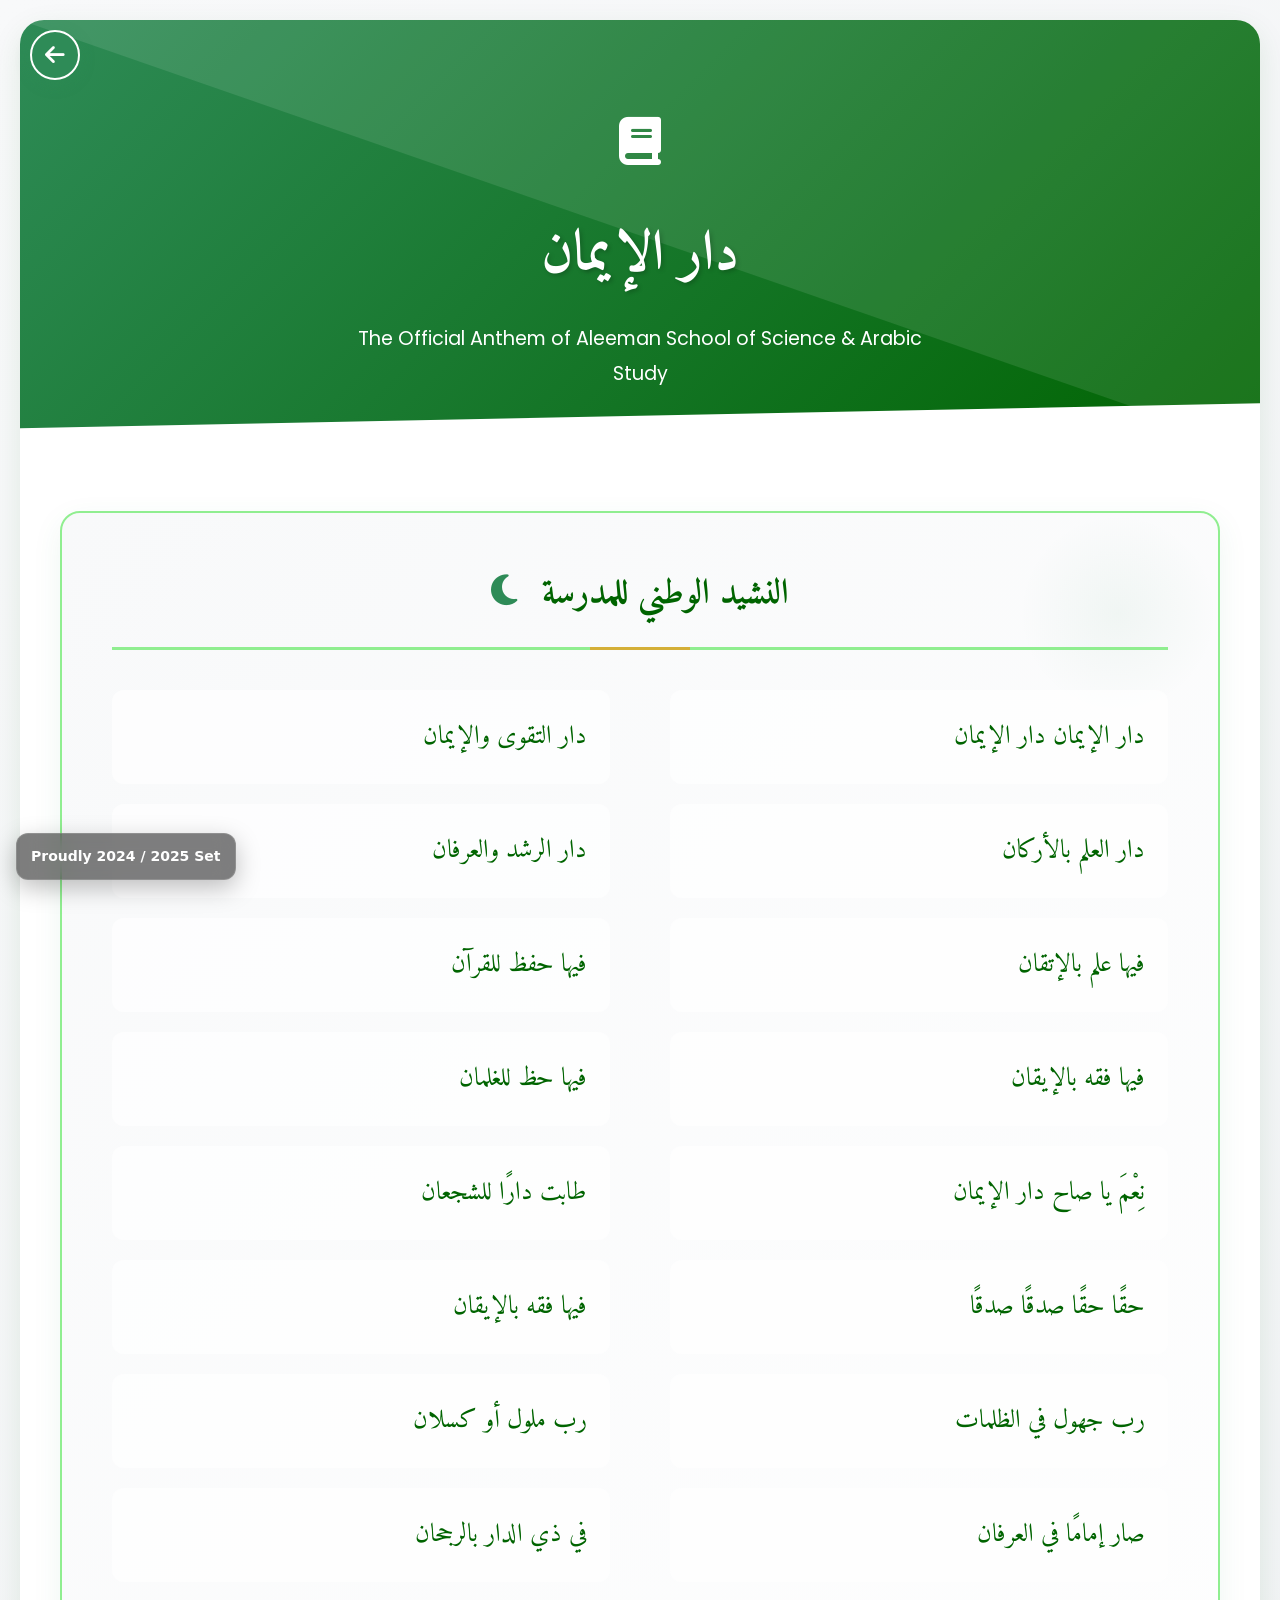
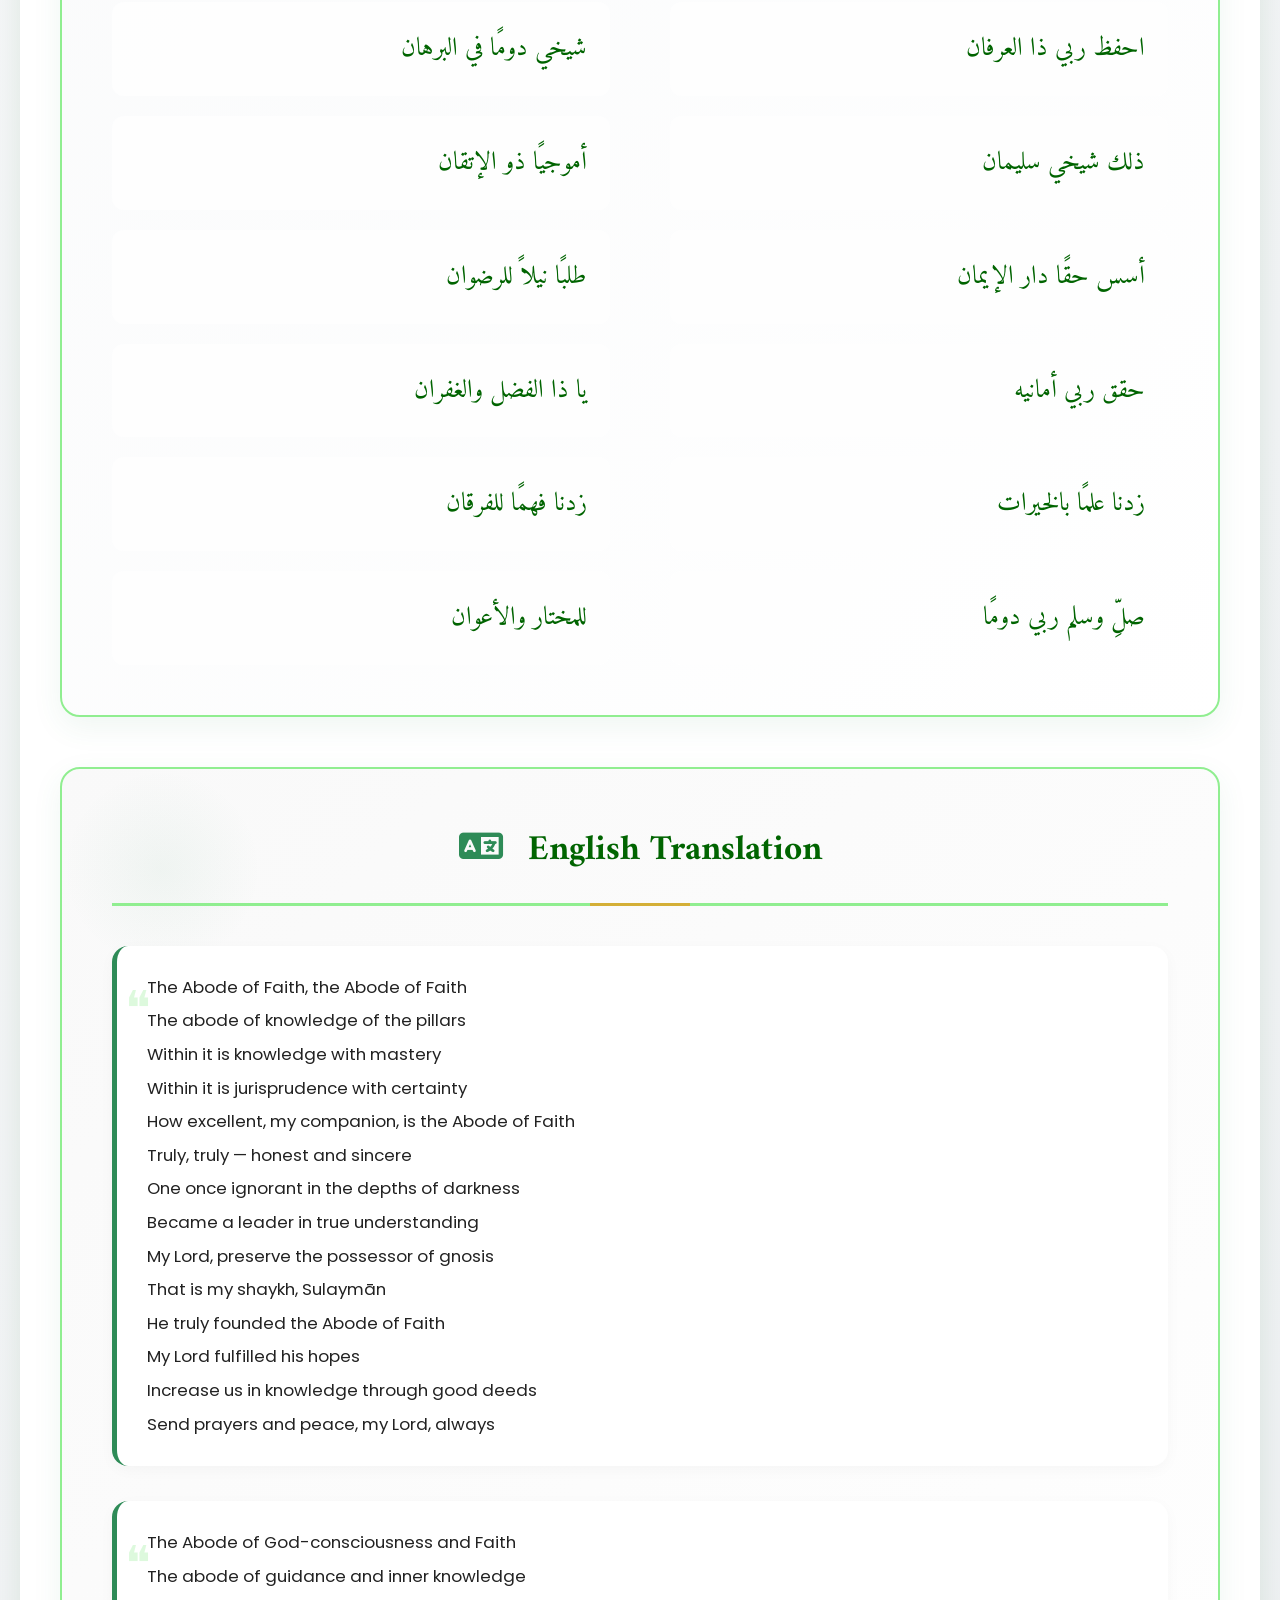
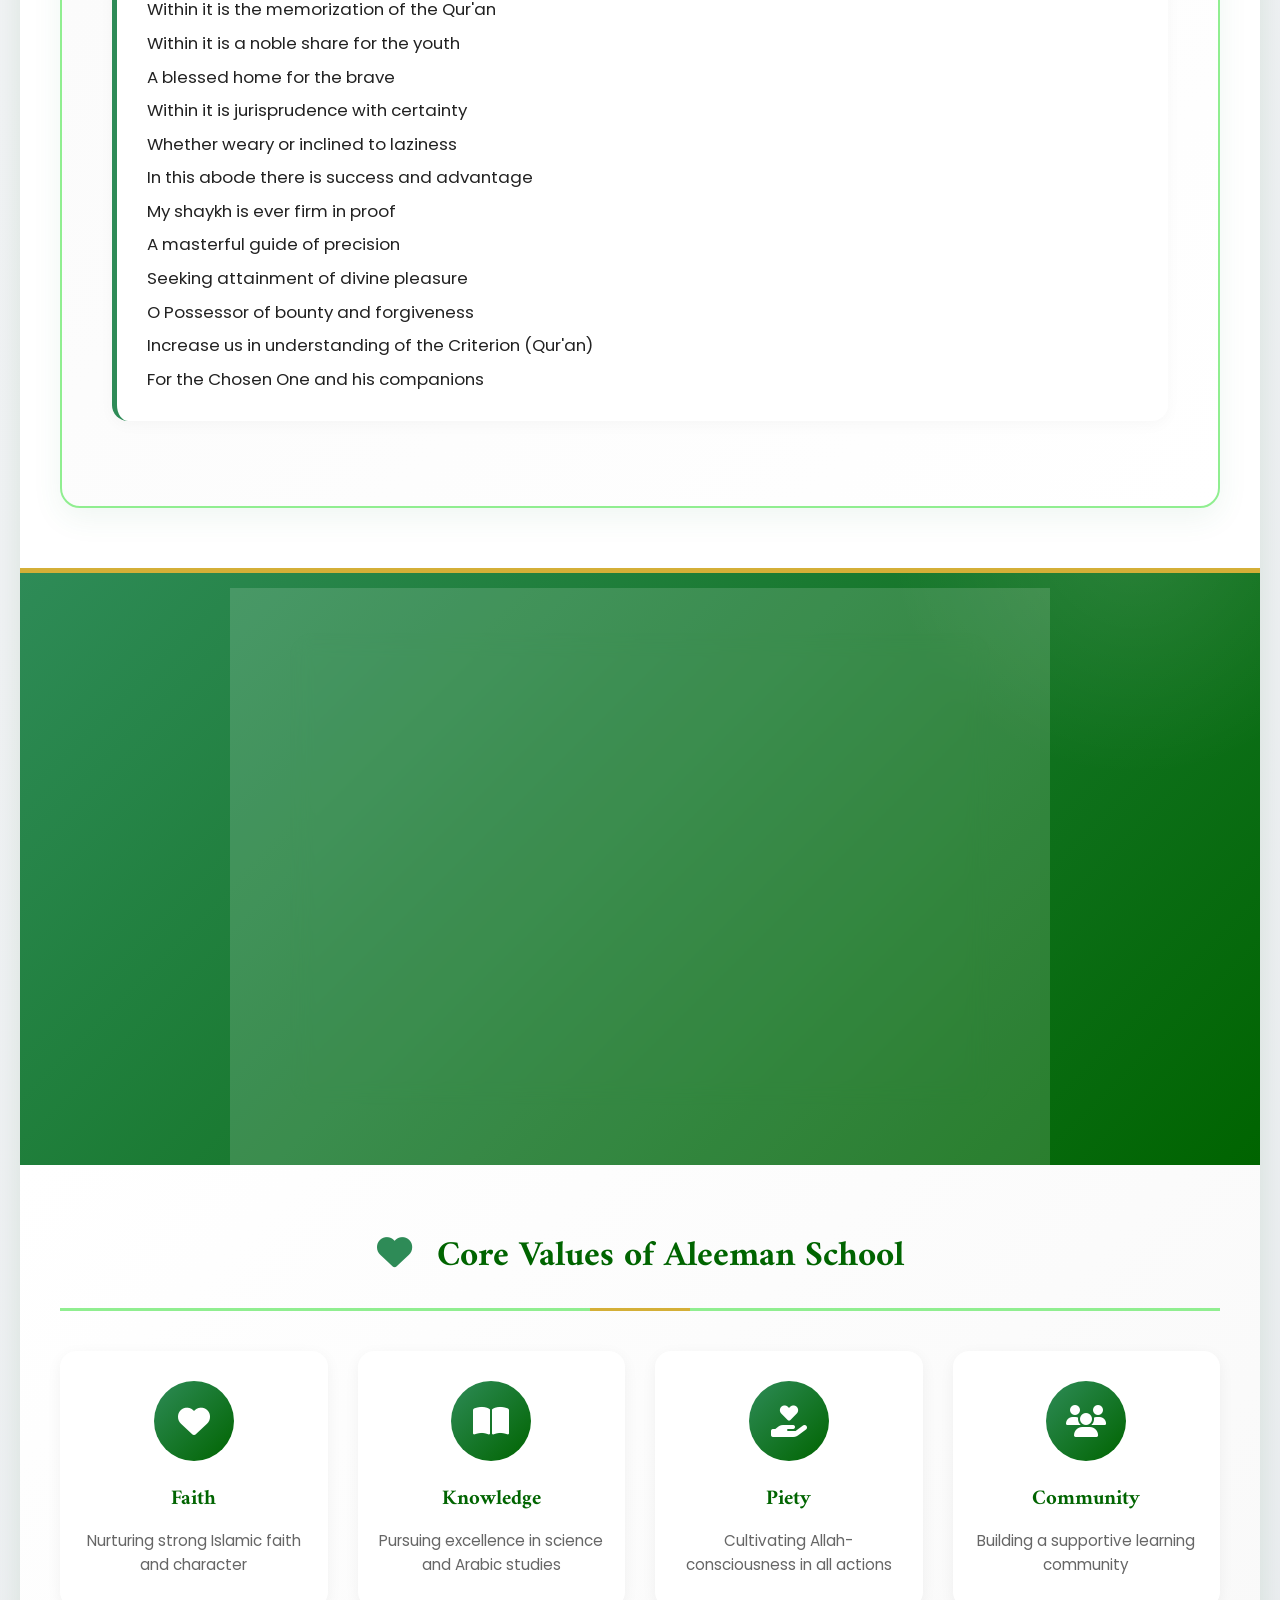
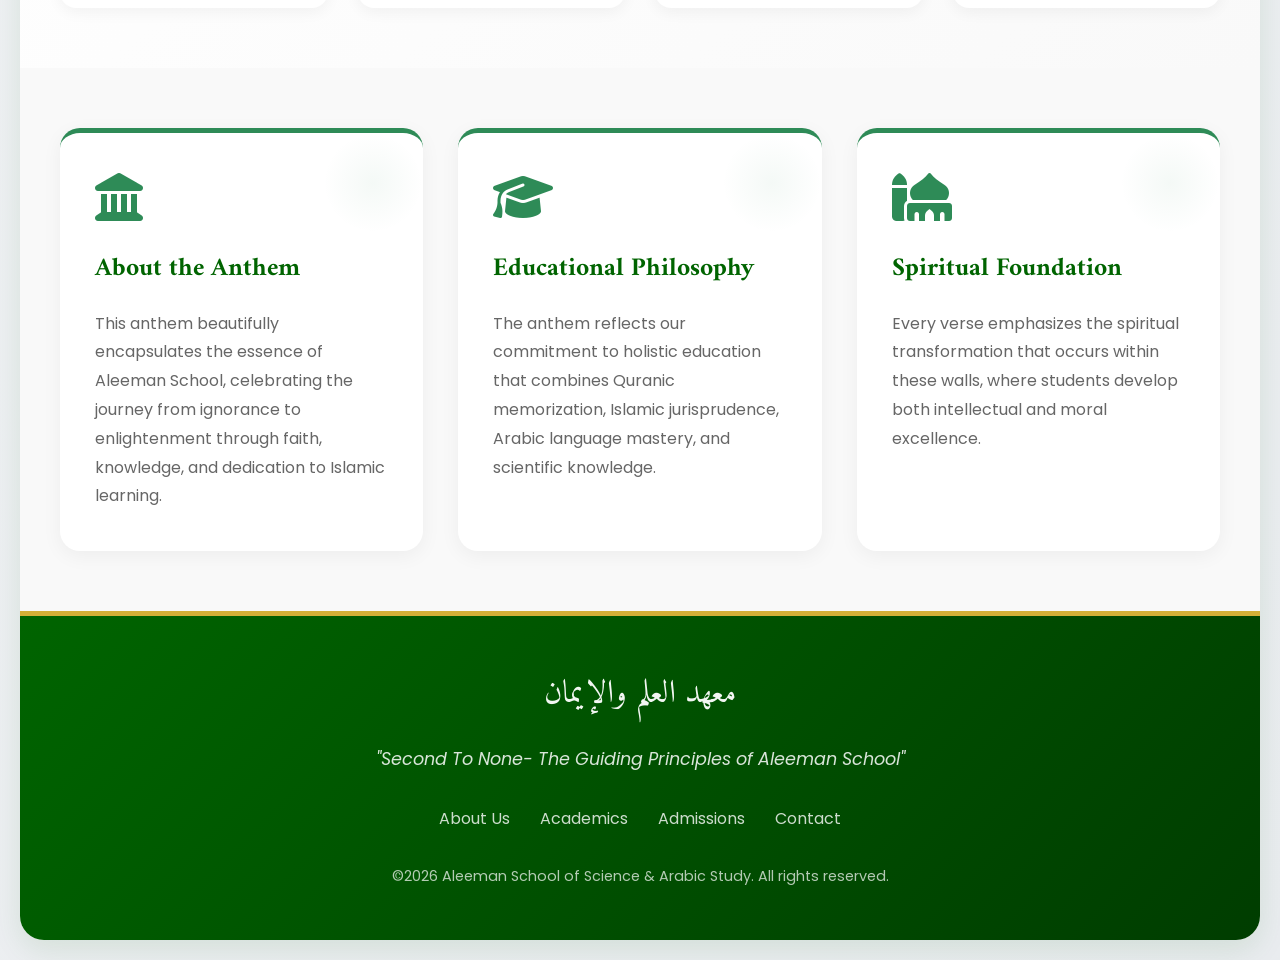
<file: anthem/index.html>
<!DOCTYPE html>
<html lang="en" dir="ltr">
<head>
    <meta charset="UTF-8">
      <meta
      name="viewport"
      content="width=device-width, initial-scale=1.0, maximum-scale=2.0, user-scalable=no, viewport-fit=cover"
    />
    <title>School Anthem - Aleeman School of Science & Arabic Study</title>
    <link rel="stylesheet" href="https://cdnjs.cloudflare.com/ajax/libs/font-awesome/6.4.0/css/all.min.css">
    <link href="https://fonts.googleapis.com/css2?family=Amiri:wght@400;700&family=Poppins:wght@300;400;500;600;700&display=swap" rel="stylesheet">
         <link rel="icon" href="../aleeman-logo.png" type="image/x-icon">

           <script>window.FLOATING_TEXT = 'Proudly 2024/2025 Set';</script>
<script src="../floating.js"></script>
    <style>
        :root {
            --primary-green: #2E8B57;
            --dark-green: #006400;
            --light-green: #90EE90;
            --accent-green: #32CD32;
            --white: #FFFFFF;
            --off-white: #F9F9F9;
            --text-dark: #222222;
            --text-light: #666666;
            --gold: #D4AF37;
            --shadow: 0 10px 30px rgba(0, 100, 0, 0.1);
        }

        * {
            margin: 0;
            padding: 0;
            box-sizing: border-box;
            user-select: none;
            box-sizing: border-box;
        }

        body {
            font-family: 'Poppins', sans-serif;
            line-height: 1.8;
            color: var(--text-dark);
            background: linear-gradient(135deg, #f8f9fa 0%, #e9ecef 100%);
            min-height: 100vh;
            padding: 20px;
        }

        .container {
            max-width: 1400px;
            margin: 0 auto;
            background: var(--white);
            border-radius: 24px;
            box-shadow: var(--shadow);
            overflow: hidden;
            position: relative;
            animation: fadeIn 0.8s ease-out;
        }

        /* Back Arrow - Fixed Position */
        .back-arrow {
            position: fixed;
            top: 30px;
            left: 30px;
            width: 50px;
            height: 50px;
            background: var(--primary-green);
            color: var(--white);
            border-radius: 50%;
            display: flex;
            align-items: center;
            justify-content: center;
            cursor: pointer;
            z-index: 1000;
            transition: all 0.3s ease;
            box-shadow: 0 4px 15px rgba(46, 139, 87, 0.3);
            border: 2px solid var(--white);
        }

        .back-arrow:hover {
            background: var(--dark-green);
            transform: translateX(-5px) scale(1.05);
            box-shadow: 0 6px 20px rgba(0, 100, 0, 0.4);
        }

        .back-arrow i {
            font-size: 1.4rem;
        }

        /* Page Header */
        .page-header {
            background: linear-gradient(135deg, var(--primary-green), var(--dark-green));
            color: var(--white);
            padding: 80px 40px 60px;
            text-align: center;
            position: relative;
            overflow: hidden;
        }

        .page-header::before {
            content: '';
            position: absolute;
            top: 0;
            left: 0;
            right: 0;
            bottom: 0;
            background: url('data:image/svg+xml,<svg xmlns="http://www.w3.org/2000/svg" viewBox="0 0 100 100" preserveAspectRatio="none"><path d="M0,0 L100,0 L100,100 Z" fill="rgba(255,255,255,0.1)"/></svg>');
            background-size: cover;
        }

        .page-header::after {
            content: '';
            position: absolute;
            bottom: -2px;
            left: 0;
            right: 0;
            height: 50px;
            background: var(--white);
            clip-path: polygon(0 50%, 100% 0, 100% 100%, 0 100%);
        }

        .page-title {
            font-family: 'Amiri', serif;
            font-size: 3.5rem;
            margin-bottom: 15px;
            position: relative;
            animation: slideDown 0.8s ease-out 0.2s both;
            text-shadow: 2px 2px 4px rgba(0, 0, 0, 0.2);
        }

        .page-subtitle {
            font-size: 1.2rem;
            opacity: 0.9;
            max-width: 600px;
            margin: 0 auto;
            animation: slideDown 0.8s ease-out 0.4s both;
        }

        .header-icon {
            font-size: 3rem;
            margin-bottom: 20px;
            animation: float 3s ease-in-out infinite;
        }

        /* Anthem Content */
        .anthem-content {
            padding: 60px 40px;
        }

        /* Arabic Section - Two Column Layout */
        .arabic-section {
            background: linear-gradient(135deg, #f8f9fa 0%, #ffffff 100%);
            border-radius: 20px;
            padding: 50px;
            border: 2px solid var(--light-green);
            box-shadow: 0 10px 30px rgba(46, 139, 87, 0.08);
            margin-bottom: 50px;
            position: relative;
            overflow: hidden;
        }

        .arabic-section::before {
            content: '';
            position: absolute;
            top: 0;
            right: 0;
            width: 200px;
            height: 200px;
            background: radial-gradient(circle, rgba(46, 139, 87, 0.05) 0%, transparent 70%);
            border-radius: 50%;
        }

        .section-title {
            font-family: 'Amiri', serif;
            font-size: 2.2rem;
            color: var(--dark-green);
            margin-bottom: 40px;
            padding-bottom: 20px;
            border-bottom: 3px solid var(--light-green);
            position: relative;
            text-align: center;
        }

        .section-title::after {
            content: '';
            position: absolute;
            bottom: -3px;
            left: 50%;
            transform: translateX(-50%);
            width: 100px;
            height: 3px;
            background: var(--gold);
        }

        .section-title i {
            margin-right: 15px;
            color: var(--primary-green);
        }

        .arabic-text {
            font-family: 'Amiri', serif;
            font-size: 1.6rem;
            line-height: 2.5;
            text-align: right;
            direction: rtl;
            color: var(--dark-green);
            display: grid;
            grid-template-columns: 1fr 1fr;
            gap: 20px 60px;
            position: relative;
        }

        .arabic-couplet {
            display: contents;
        }

        .arabic-line {
            padding: 15px 20px;
            border-radius: 12px;
            transition: all 0.4s cubic-bezier(0.4, 0, 0.2, 1);
            border-right: 3px solid transparent;
            background: rgba(255, 255, 255, 0.7);
            position: relative;
        }

        .arabic-line:hover {
            background: linear-gradient(to left, rgba(46, 139, 87, 0.08), rgba(46, 139, 87, 0.02));
            border-right-color: var(--gold);
            transform: translateX(-8px);
            box-shadow: 0 5px 15px rgba(46, 139, 87, 0.1);
        }

        .arabic-line::before {
            content: '◆';
            position: absolute;
            right: -8px;
            top: 50%;
            transform: translateY(-50%);
            color: var(--gold);
            font-size: 0.8rem;
            opacity: 0;
            transition: opacity 0.3s ease;
        }

        .arabic-line:hover::before {
            opacity: 1;
        }

        /* Translation Section */
        .translation-section {
            background: linear-gradient(135deg, var(--off-white), #ffffff);
            padding: 50px;
            border-radius: 20px;
            border: 2px solid var(--light-green);
            box-shadow: 0 10px 30px rgba(46, 139, 87, 0.08);
            position: relative;
        }

        .translation-section::before {
            content: '';
            position: absolute;
            top: 0;
            left: 0;
            width: 200px;
            height: 200px;
            background: radial-gradient(circle, rgba(46, 139, 87, 0.05) 0%, transparent 70%);
            border-radius: 50%;
        }

        .english-text {
            font-size: 1.05rem;
            line-height: 2;
            color: var(--text-dark);
        }

        .english-paragraph {
            margin-bottom: 35px;
            padding: 25px 30px;
            background: var(--white);
            border-radius: 16px;
            border-left: 5px solid var(--primary-green);
            box-shadow: 0 4px 15px rgba(0, 0, 0, 0.03);
            transition: all 0.4s cubic-bezier(0.4, 0, 0.2, 1);
            position: relative;
        }

        .english-paragraph:hover {
            transform: translateX(8px);
            border-left-color: var(--gold);
            box-shadow: 0 8px 25px rgba(46, 139, 87, 0.12);
        }

        .english-paragraph::before {
            content: '❝';
            position: absolute;
            left: 8px;
            top: 15px;
            font-size: 3rem;
            color: var(--light-green);
            opacity: 0.3;
            font-family: Georgia, serif;
        }

        /* Audio Player */
        .audio-section {
            background: linear-gradient(135deg, var(--primary-green), var(--dark-green));
            padding: 60px 40px;
            color: var(--white);
            text-align: center;
            border-top: 5px solid var(--gold);
            position: relative;
            overflow: hidden;
        }

        .audio-section::before {
            content: '';
            position: absolute;
            top: -50%;
            right: -10%;
            width: 500px;
            height: 500px;
            background: radial-gradient(circle, rgba(255, 255, 255, 0.1) 0%, transparent 70%);
            border-radius: 50%;
            animation: float 6s ease-in-out infinite;
        }

        .audio-player {
            max-width: 700px;
            margin: 0 auto;
            background: rgba(255, 255, 255, 0.15);
            backdrop-filter: blur(10px);
            border-radius: 24px;
            padding: 40px;
            box-shadow: 0 15px 40px rgba(0, 0, 0, 0.2);
            position: relative;
            z-index: 1;
        }

        .audio-title {
            font-family: 'Amiri', serif;
            font-size: 2rem;
            margin-bottom: 30px;
            color: var(--white);
        }

        .audio-title i {
            margin-right: 15px;
            animation: pulse 2s ease-in-out infinite;
        }

        .audio-controls {
            display: flex;
            align-items: center;
            justify-content: center;
            gap: 20px;
            margin-bottom: 25px;
        }

        .audio-btn {
            width: 60px;
            height: 60px;
            border-radius: 50%;
            background: var(--white);
            color: var(--primary-green);
            border: none;
            cursor: pointer;
            font-size: 1.5rem;
            transition: all 0.3s cubic-bezier(0.4, 0, 0.2, 1);
            display: flex;
            align-items: center;
            justify-content: center;
            box-shadow: 0 4px 15px rgba(0, 0, 0, 0.2);
        }

        .audio-btn:hover {
            background: var(--gold);
            color: var(--white);
            transform: scale(1.15);
            box-shadow: 0 6px 20px rgba(212, 175, 55, 0.4);
        }

        .audio-btn:active {
            transform: scale(1.05);
        }

        .audio-btn.play-btn {
            width: 80px;
            height: 80px;
            font-size: 2rem;
        }

        .progress-container {
            height: 8px;
            background: rgba(255, 255, 255, 0.25);
            border-radius: 4px;
            cursor: pointer;
            position: relative;
            overflow: hidden;
            margin-bottom: 15px;
        }

        .progress-bar {
            height: 100%;
            background: linear-gradient(90deg, var(--gold), #f4d03f);
            width: 0%;
            border-radius: 4px;
            transition: width 0.1s linear;
            box-shadow: 0 0 10px rgba(212, 175, 55, 0.5);
        }

        .time-display {
            display: flex;
            justify-content: space-between;
            color: rgba(255, 255, 255, 0.95);
            font-size: 0.95rem;
            margin-bottom: 20px;
            font-weight: 500;
        }

        .volume-control {
            display: flex;
            align-items: center;
            gap: 15px;
            margin-top: 25px;
        }

        .volume-control i {
            font-size: 1.3rem;
        }

        .volume-slider {
            flex: 1;
            height: 6px;
            background: rgba(255, 255, 255, 0.25);
            border-radius: 3px;
            cursor: pointer;
            position: relative;
        }

        .volume-level {
            height: 100%;
            background: var(--white);
            width: 70%;
            border-radius: 3px;
            transition: width 0.2s ease;
            box-shadow: 0 0 8px rgba(255, 255, 255, 0.5);
        }

        /* Info Cards */
        .info-cards {
            display: grid;
            grid-template-columns: repeat(auto-fit, minmax(320px, 1fr));
            gap: 35px;
            padding: 60px 40px;
            background: var(--off-white);
        }

        .info-card {
            background: var(--white);
            padding: 40px 35px;
            border-radius: 20px;
            box-shadow: 0 5px 20px rgba(0, 0, 0, 0.05);
            transition: all 0.4s cubic-bezier(0.4, 0, 0.2, 1);
            border-top: 5px solid var(--primary-green);
            position: relative;
            overflow: hidden;
        }

        .info-card::before {
            content: '';
            position: absolute;
            top: 0;
            right: 0;
            width: 100px;
            height: 100px;
            background: radial-gradient(circle, rgba(46, 139, 87, 0.05) 0%, transparent 70%);
            border-radius: 50%;
            transition: all 0.4s ease;
        }

        .info-card:hover {
            transform: translateY(-12px);
            box-shadow: 0 20px 40px rgba(46, 139, 87, 0.15);
            border-top-color: var(--gold);
        }

        .info-card:hover::before {
            width: 150px;
            height: 150px;
        }

        .info-card h3 {
            color: var(--dark-green);
            margin-bottom: 18px;
            font-family: 'Amiri', serif;
            font-size: 1.6rem;
        }

        .info-card p {
            color: var(--text-light);
            line-height: 1.8;
        }

        .info-card i {
            font-size: 3rem;
            color: var(--primary-green);
            margin-bottom: 25px;
            display: block;
            transition: all 0.4s ease;
        }

        .info-card:hover i {
            color: var(--gold);
            transform: scale(1.1) rotate(5deg);
        }

        /* Core Values Section */
        .values-section {
            padding: 60px 40px;
            background: linear-gradient(135deg, var(--white), var(--off-white));
        }

        .values-grid {
            display: grid;
            grid-template-columns: repeat(auto-fit, minmax(250px, 1fr));
            gap: 30px;
            margin-top: 40px;
        }

        .value-item {
            text-align: center;
            padding: 30px 20px;
            background: var(--white);
            border-radius: 16px;
            box-shadow: 0 4px 15px rgba(0, 0, 0, 0.05);
            transition: all 0.3s ease;
        }

        .value-item:hover {
            transform: translateY(-8px);
            box-shadow: 0 12px 30px rgba(46, 139, 87, 0.1);
        }

        .value-icon {
            width: 80px;
            height: 80px;
            background: linear-gradient(135deg, var(--primary-green), var(--dark-green));
            color: var(--white);
            border-radius: 50%;
            display: flex;
            align-items: center;
            justify-content: center;
            font-size: 2rem;
            margin: 0 auto 20px;
            transition: all 0.3s ease;
        }

        .value-item:hover .value-icon {
            background: linear-gradient(135deg, var(--gold), #f4d03f);
            transform: rotate(360deg);
        }

        .value-title {
            font-family: 'Amiri', serif;
            font-size: 1.3rem;
            color: var(--dark-green);
            margin-bottom: 10px;
        }

        .value-text {
            color: var(--text-light);
            font-size: 0.95rem;
            line-height: 1.6;
        }

        /* Footer */
        .page-footer {
            background: linear-gradient(135deg, var(--dark-green), #003d00);
            color: var(--white);
            padding: 50px 40px;
            text-align: center;
            border-top: 5px solid var(--gold);
            position: relative;
        }

        .footer-arabic {
            font-family: 'Amiri', serif;
            font-size: 2rem;
            margin-bottom: 20px;
            opacity: 0.95;
        }

        .footer-quote {
            font-style: italic;
            opacity: 0.85;
            max-width: 700px;
            margin: 0 auto 30px;
            font-size: 1.1rem;
        }

        .footer-links {
            display: flex;
            justify-content: center;
            gap: 30px;
            margin: 30px 0;
            flex-wrap: wrap;
        }

        .footer-link {
            color: var(--white);
            text-decoration: none;
            opacity: 0.8;
            transition: all 0.3s ease;
            font-size: 1rem;
        }

        .footer-link:hover {
            opacity: 1;
            color: var(--gold);
        }

        /* Animations */
        @keyframes fadeIn {
            from { 
                opacity: 0;
                transform: translateY(20px);
            }
            to { 
                opacity: 1;
                transform: translateY(0);
            }
        }

        @keyframes slideDown {
            from {
                opacity: 0;
                transform: translateY(-30px);
            }
            to {
                opacity: 1;
                transform: translateY(0);
            }
        }

        @keyframes pulse {
            0%, 100% { 
                transform: scale(1); 
                opacity: 1;
            }
            50% { 
                transform: scale(1.1); 
                opacity: 0.8;
            }
        }

        @keyframes float {
            0%, 100% {
                transform: translateY(0);
            }
            50% {
                transform: translateY(-20px);
            }
        }

        /* Responsive Design */
        @media (max-width: 992px) {
            .arabic-text {
                grid-template-columns: 1fr;
                gap: 15px;
            }

            .info-cards {
                grid-template-columns: 1fr;
            }

            .values-grid {
                grid-template-columns: repeat(auto-fit, minmax(200px, 1fr));
            }
        }

        @media (max-width: 768px) {
            body {
                padding: 10px;
            }

            .back-arrow {
                top: 20px;
                left: 20px;
                width: 45px;
                height: 45px;
            }

            .page-title {
                font-size: 2.5rem;
            }

            .page-subtitle {
                font-size: 1rem;
            }

            .anthem-content,
            .info-cards,
            .values-section {
                padding: 40px 25px;
            }

            .arabic-section,
            .translation-section,
            .audio-player {
                padding: 30px 25px;
            }

            .arabic-text {
                font-size: 1.4rem;
                line-height: 2.2;
            }

            .section-title {
                font-size: 1.8rem;
            }

            .audio-controls {
                gap: 15px;
            }

            .audio-btn {
                width: 50px;
                height: 50px;
                font-size: 1.2rem;
            }

            .audio-btn.play-btn {
                width: 65px;
                height: 65px;
                font-size: 1.6rem;
            }
        }

        @media (max-width: 480px) {
            .page-header {
                padding: 60px 20px 40px;
            }

            .page-title {
                font-size: 2rem;
            }

            .arabic-text {
                font-size: 1.3rem;
                gap: 10px;
            }

            .english-paragraph {
                padding: 20px 25px;
            }

            .values-grid {
                grid-template-columns: 1fr;
            }
        }
    </style>
</head>
<body>
    <!-- Back Arrow -->
    <div class="back-arrow" onclick="window.history.back()" title="Go Back">
        <i class="fas fa-arrow-left"></i>
    </div>

    <!-- Main Container -->
    <div class="container">
        <!-- Page Header -->
        <header class="page-header">
            <div class="header-icon">
                <i class="fas fa-book"></i>
            </div>
            <h1 class="page-title">دار الإيمان</h1>
            <p class="page-subtitle">The Official Anthem of Aleeman School of Science & Arabic Study</p>
        </header>

        <!-- Anthem Content -->
        <main class="anthem-content">
            <!-- Arabic Text Section -->
            <section class="arabic-section">
                <h2 class="section-title">
                    <i class="fas fa-moon"></i>
                    النشيد الوطني للمدرسة
                </h2>
                <div class="arabic-text">
                    <div class="arabic-couplet">
                        <div class="arabic-line">دار الإيمان دار الإيمان</div>
                        <div class="arabic-line">دار التقوى والإيمان</div>
                    </div>
                    <div class="arabic-couplet">
                        <div class="arabic-line">دار العلم بالأركان</div>
                        <div class="arabic-line">دار الرشد والعرفان</div>
                    </div>
                    <div class="arabic-couplet">
                        <div class="arabic-line">فيها علم بالإتقان</div>
                        <div class="arabic-line">فيها حفظ للقرآن</div>
                    </div>
                    <div class="arabic-couplet">
                        <div class="arabic-line">فيها فقه بالإيقان</div>
                        <div class="arabic-line">فيها حظ للغلمان</div>
                    </div>
                    <div class="arabic-couplet">
                        <div class="arabic-line">نِعْمَ يا صاح دار الإيمان</div>
                        <div class="arabic-line">طابت دارًا للشجعان</div>
                    </div>
                    <div class="arabic-couplet">
                        <div class="arabic-line">حقًا حقًا صدقًا صدقًا</div>
                        <div class="arabic-line">فيها فقه بالإيقان</div>
                    </div>
                    <div class="arabic-couplet">
                        <div class="arabic-line">رب جهول في الظلمات</div>
                        <div class="arabic-line">رب ملول أو كسلان</div>
                    </div>
                    <div class="arabic-couplet">
                        <div class="arabic-line">صار إمامًا في العرفان</div>
                        <div class="arabic-line">في ذي الدار بالرجحان</div>
                    </div>
                    <div class="arabic-couplet">
                        <div class="arabic-line">احفظ ربي ذا العرفان</div>
                        <div class="arabic-line">شيخي دومًا في البرهان</div>
                    </div>
                    <div class="arabic-couplet">
                        <div class="arabic-line">ذلك شيخي سليمان</div>
                        <div class="arabic-line">أموجيًا ذو الإتقان</div>
                    </div>
                    <div class="arabic-couplet">
                        <div class="arabic-line">أسس حقًا دار الإيمان</div>
                        <div class="arabic-line">طلبًا نيلاً للرضوان</div>
                    </div>
                    <div class="arabic-couplet">
                        <div class="arabic-line">حقق ربي أمانيه</div>
                        <div class="arabic-line">يا ذا الفضل والغفران</div>
                    </div>
                    <div class="arabic-couplet">
                        <div class="arabic-line">زدنا علمًا بالخيرات</div>
                        <div class="arabic-line">زدنا فهمًا للفرقان</div>
                    </div>
                    <div class="arabic-couplet">
                        <div class="arabic-line">صلِّ وسلم ربي دومًا</div>
                        <div class="arabic-line">للمختار والأعوان</div>
                    </div>
                </div>
            </section>

            <!-- Translation Section -->
            <section class="translation-section">
                <h2 class="section-title">
                    <i class="fas fa-language"></i>
                    English Translation
                </h2>
                <div class="english-text">
                    <div class="english-paragraph">
                        The Abode of Faith, the Abode of Faith<br>
                        The abode of knowledge of the pillars<br>
                        Within it is knowledge with mastery<br>
                        Within it is jurisprudence with certainty<br>
                        How excellent, my companion, is the Abode of Faith<br>
                        Truly, truly — honest and sincere<br>
                        One once ignorant in the depths of darkness<br>
                        Became a leader in true understanding<br>
                        My Lord, preserve the possessor of gnosis<br>
                        That is my shaykh, Sulaymān<br>
                        He truly founded the Abode of Faith<br>
                        My Lord fulfilled his hopes<br>
                        Increase us in knowledge through good deeds<br>
                        Send prayers and peace, my Lord, always
                    </div>
                    
                    <div class="english-paragraph">
                        The Abode of God-consciousness and Faith<br>
                        The abode of guidance and inner knowledge<br>
                        Within it is the memorization of the Qur'an<br>
                        Within it is a noble share for the youth<br>
                        A blessed home for the brave<br>
                        Within it is jurisprudence with certainty<br>
                        Whether weary or inclined to laziness<br>
                        In this abode there is success and advantage<br>
                        My shaykh is ever firm in proof<br>
                        A masterful guide of precision<br>
                        Seeking attainment of divine pleasure<br>
                        O Possessor of bounty and forgiveness<br>
                        Increase us in understanding of the Criterion (Qur'an)<br>
                        For the Chosen One and his companions
                    </div>
                </div>
            </section>
        </main>

        <!-- Audio Player -->
        <section class="audio-section">
            <div class="audio-player">
                <h3 class="audio-title"><i class="fas fa-music"></i> Listen to the Anthem</h3>
                <div class="audio-controls">
                    <button class="audio-btn" id="rewindBtn" title="Rewind 10s">
                        <i class="fas fa-backward"></i>
                    </button>
                    <button class="audio-btn play-btn pulse" id="playBtn" title="Play/Pause">
                        <i class="fas fa-play" id="playIcon"></i>
                    </button>
                    <button class="audio-btn" id="forwardBtn" title="Forward 10s">
                        <i class="fas fa-forward"></i>
                    </button>
                </div>
                <div class="progress-container" id="progressContainer">
                    <div class="progress-bar" id="progressBar"></div>
                </div>
                <div class="time-display">
                    <span id="currentTime">0:00</span>
                    <span id="duration">0:00</span>
                </div>

                <div class="volume-control">
                    <i class="fas fa-volume-up" id="volumeIcon"></i>
                    <div class="volume-slider" id="volumeSlider">
                        <div class="volume-level" id="volumeLevel"></div>
                    </div>
                </div>
                <p style="margin-top: 25px; opacity: 0.9; font-size: 0.9rem;">
                    <i class="fas fa-info-circle"></i> Audio file ready to be added
                </p>
                <p>
                   <select name="audioFile" id="audioFileSelect" style="margin-top: 15px; padding: 8px 12px; border-radius: 8px; border: 1px solid var(--light-green); background: var(--white); color: var(--text-dark); font-size: 0.95rem; cursor: pointer; margin-left: -12px;">
    <option value="" disabled selected>Select Different Version</option>
    <option value="anthem1.mp3">Anthem 1 (Default)</option>
    <option value="anthem2.mp3">Anthem 2 (Alternate)</option>
</select>
                </p>
            </div>
        </section>

        <!-- Core Values Section -->
        <section class="values-section">
            <h2 class="section-title">
                <i class="fas fa-heart"></i>
                Core Values of Aleeman School
            </h2>
            <div class="values-grid">
                <div class="value-item">
                    <div class="value-icon">
                        <i class="fas fa-heart"></i>
                    </div>
                    <h3 class="value-title">Faith</h3>
                    <p class="value-text">Nurturing strong Islamic faith and character</p>
                </div>
                <div class="value-item">
                    <div class="value-icon">
                        <i class="fas fa-book-open"></i>
                    </div>
                    <h3 class="value-title">Knowledge</h3>
                    <p class="value-text">Pursuing excellence in science and Arabic studies</p>
                </div>
                <div class="value-item">
                    <div class="value-icon">
                        <i class="fas fa-hand-holding-heart"></i>
                    </div>
                    <h3 class="value-title">Piety</h3>
                    <p class="value-text">Cultivating Allah-consciousness in all actions</p>
                </div>
                <div class="value-item">
                    <div class="value-icon">
                        <i class="fas fa-users"></i>
                    </div>
                    <h3 class="value-title">Community</h3>
                    <p class="value-text">Building a supportive learning community</p>
                </div>
            </div>
        </section>

        <!-- Additional Information -->
        <section class="info-cards">
            <div class="info-card">
                <i class="fas fa-landmark"></i>
                <h3>About the Anthem</h3>
                <p>This anthem beautifully encapsulates the essence of Aleeman School, celebrating the journey from ignorance to enlightenment through faith, knowledge, and dedication to Islamic learning.</p>
            </div>
            
            <div class="info-card">
                <i class="fas fa-graduation-cap"></i>
                <h3>Educational Philosophy</h3>
                <p>The anthem reflects our commitment to holistic education that combines Quranic memorization, Islamic jurisprudence, Arabic language mastery, and scientific knowledge.</p>
            </div>
            
            <div class="info-card">
                <i class="fas fa-mosque"></i>
                <h3>Spiritual Foundation</h3>
                <p>Every verse emphasizes the spiritual transformation that occurs within these walls, where students develop both intellectual and moral excellence.</p>
            </div>
        </section>

        <!-- Footer -->
        <footer class="page-footer">
            <div class="footer-arabic">معهد العلم والإيمان</div>
            <p class="footer-quote">"Second To None- The Guiding Principles of Aleeman School"</p>
            <div class="footer-links">
                <a href="../about/" class="footer-link">About Us</a>
                <a href="../academics/" class="footer-link">Academics</a>
                <a href="../admissions/" class="footer-link">Admissions</a>
                <a href="../contact/" class="footer-link">Contact</a>
            </div>
            <p style="margin-top: 25px; opacity: 0.7; font-size: 0.9rem;">
                &copy;<span id="year"></span> Aleeman School of Science & Arabic Study. All rights reserved.
            </p>

            <script>
                let date = document.getElementById("year");
                date.innerHTML = new Date().getFullYear()
            </script>
        </footer>
    </div>

   <script>
    // Audio Player Functionality
    const audioPlayer = new Audio();
    let isPlaying = false;
    
    // Set DEFAULT audio file
    audioPlayer.src = '../anthem.mp3'; // Default file
    
    // Get DOM elements
    const playBtn = document.getElementById('playBtn');
    const playIcon = document.getElementById('playIcon');
    const progressBar = document.getElementById('progressBar');
    const progressContainer = document.getElementById('progressContainer');
    const currentTimeEl = document.getElementById('currentTime');
    const durationEl = document.getElementById('duration');
    const volumeSlider = document.getElementById('volumeSlider');
    const volumeLevel = document.getElementById('volumeLevel');
    const volumeIcon = document.getElementById('volumeIcon');
    const rewindBtn = document.getElementById('rewindBtn');
    const forwardBtn = document.getElementById('forwardBtn');
    const audioFileSelect = document.getElementById('audioFileSelect');

    // 1. DEFAULT BEHAVIOR: Click play button plays anthem.mp3
    playBtn.addEventListener('click', () => {
        // If already playing, pause it
        if (isPlaying) {
            audioPlayer.pause();
            playIcon.classList.remove('fa-pause');
            playIcon.classList.add('fa-play');
            playBtn.classList.add('pulse');
        } else {
            // Play the current audio (default is anthem.mp3)
            audioPlayer.play().then(() => {
                playIcon.classList.remove('fa-play');
                playIcon.classList.add('fa-pause');
                playBtn.classList.remove('pulse');
            }).catch(error => {
                alert('❌ Error playing audio. Make sure "anthem.mp3" file exists in the same folder.');
                console.error('Audio error:', error);
            });
        }
        isPlaying = !isPlaying;
    });

    // 2. OPTIONAL: Select different anthem from dropdown
    audioFileSelect.addEventListener('change', function() {
        const selectedValue = this.value;
        
        // Pause current audio if playing
        if (isPlaying) {
            audioPlayer.pause();
            isPlaying = false;
            playIcon.classList.remove('fa-pause');
            playIcon.classList.add('fa-play');
            playBtn.classList.add('pulse');
        }
        
        // Set new audio source based on selection
        if (selectedValue === 'anthem1.mp3') {
            audioPlayer.src = '../anthem.mp3'; // Your default file
            alert('🎵 Anthem 1 selected (Default Anthem)');
        } else if (selectedValue === 'anthem2.mp3') {
            audioPlayer.src = '../anthem2.mp3'; // Second version
            alert('🎵 Anthem 2 selected');
        }
        
        // Reset progress bar
        progressBar.style.width = '0%';
        currentTimeEl.textContent = '0:00';
        
        // Load the new audio
        audioPlayer.load();
        
        // Auto-play the selected anthem
        audioPlayer.play().then(() => {
            isPlaying = true;
            playIcon.classList.remove('fa-play');
            playIcon.classList.add('fa-pause');
            playBtn.classList.remove('pulse');
        }).catch(error => {
            console.error('Error playing selected anthem:', error);
        });
    });

    // 3. Update progress bar (keep this part same)
    audioPlayer.addEventListener('timeupdate', () => {
        const currentTime = audioPlayer.currentTime;
        const duration = audioPlayer.duration || 0;
        const progressPercent = (currentTime / duration) * 100 || 0;
        
        progressBar.style.width = `${progressPercent}%`;
        currentTimeEl.textContent = formatTime(currentTime);
        
        if (duration && !isNaN(duration)) {
            durationEl.textContent = formatTime(duration);
        }
    });

    // 4. Click on progress bar to seek (keep this part same)
    progressContainer.addEventListener('click', (e) => {
        if (!audioPlayer.src || audioPlayer.duration === 0) return;
        
        const width = progressContainer.clientWidth;
        const clickX = e.offsetX;
        const duration = audioPlayer.duration;
        
        audioPlayer.currentTime = (clickX / width) * duration;
    });

    // 5. Volume control (keep this part same)
    volumeSlider.addEventListener('click', (e) => {
        const width = volumeSlider.clientWidth;
        const clickX = e.offsetX;
        const volume = Math.min(1, Math.max(0, clickX / width));
        
        audioPlayer.volume = volume;
        volumeLevel.style.width = `${volume * 100}%`;
        
        if (volume === 0) {
            volumeIcon.className = 'fas fa-volume-mute';
        } else if (volume < 0.5) {
            volumeIcon.className = 'fas fa-volume-down';
        } else {
            volumeIcon.className = 'fas fa-volume-up';
        }
    });

    // 6. Rewind and forward buttons (keep this part same)
    rewindBtn.addEventListener('click', () => {
        if (!audioPlayer.src) return;
        audioPlayer.currentTime = Math.max(0, audioPlayer.currentTime - 10);
    });

    forwardBtn.addEventListener('click', () => {
        if (!audioPlayer.src) return;
        const duration = audioPlayer.duration || 0;
        audioPlayer.currentTime = Math.min(duration, audioPlayer.currentTime + 10);
    });

    // 7. Format time function (keep this part same)
    function formatTime(seconds) {
        if (isNaN(seconds) || !isFinite(seconds)) return '0:00';
        
        const mins = Math.floor(seconds / 60);
        const secs = Math.floor(seconds % 60);
        return `${mins}:${secs < 10 ? '0' : ''}${secs}`;
    }

    // 8. Initialize volume (keep this part same)
    audioPlayer.volume = 0.7;
    volumeLevel.style.width = '70%';

    // 9. Audio ended event (keep this part same)
    audioPlayer.addEventListener('ended', () => {
        isPlaying = false;
        playIcon.classList.remove('fa-pause');
        playIcon.classList.add('fa-play');
        playBtn.classList.add('pulse');
        progressBar.style.width = '0%';
        currentTimeEl.textContent = '0:00';
    });

    // Keep the rest of your scroll animations and loading code...
    // [Scroll animations code remains the same]
</script>
</body>
</html>
</file>
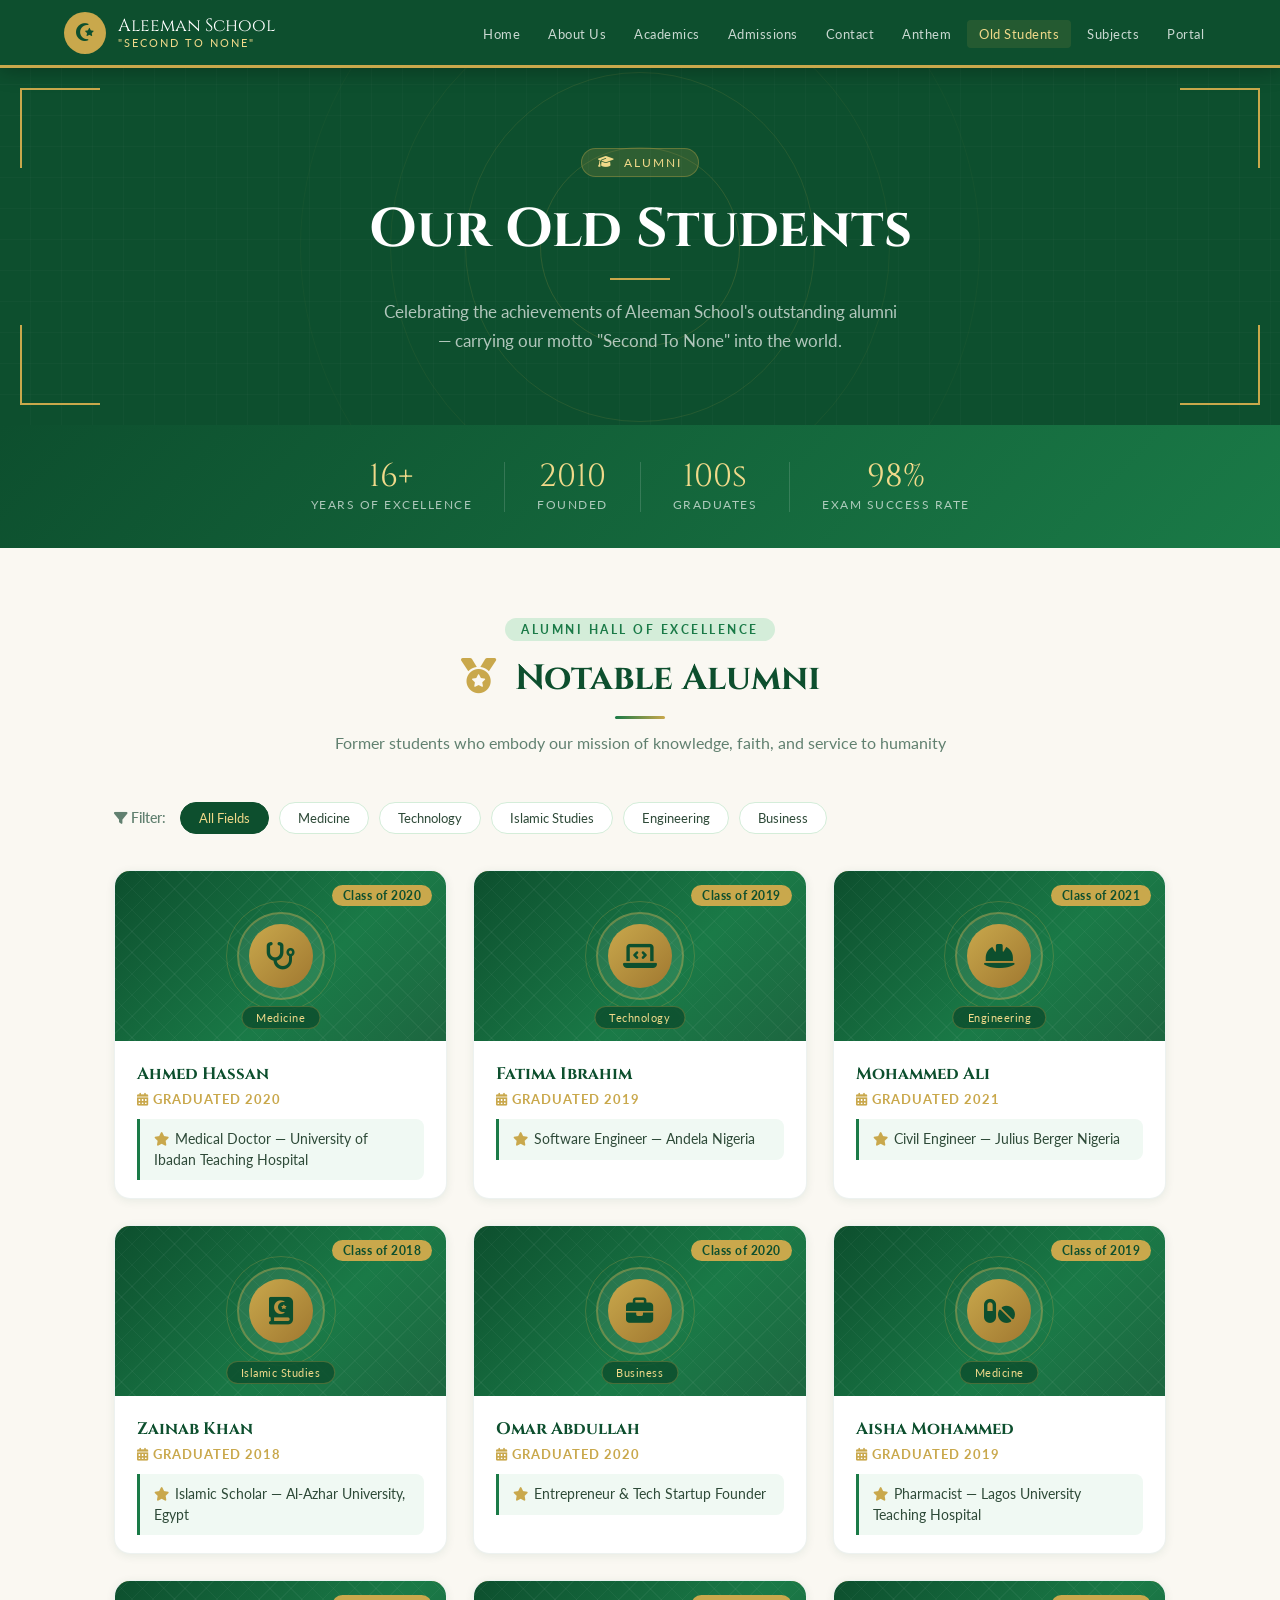
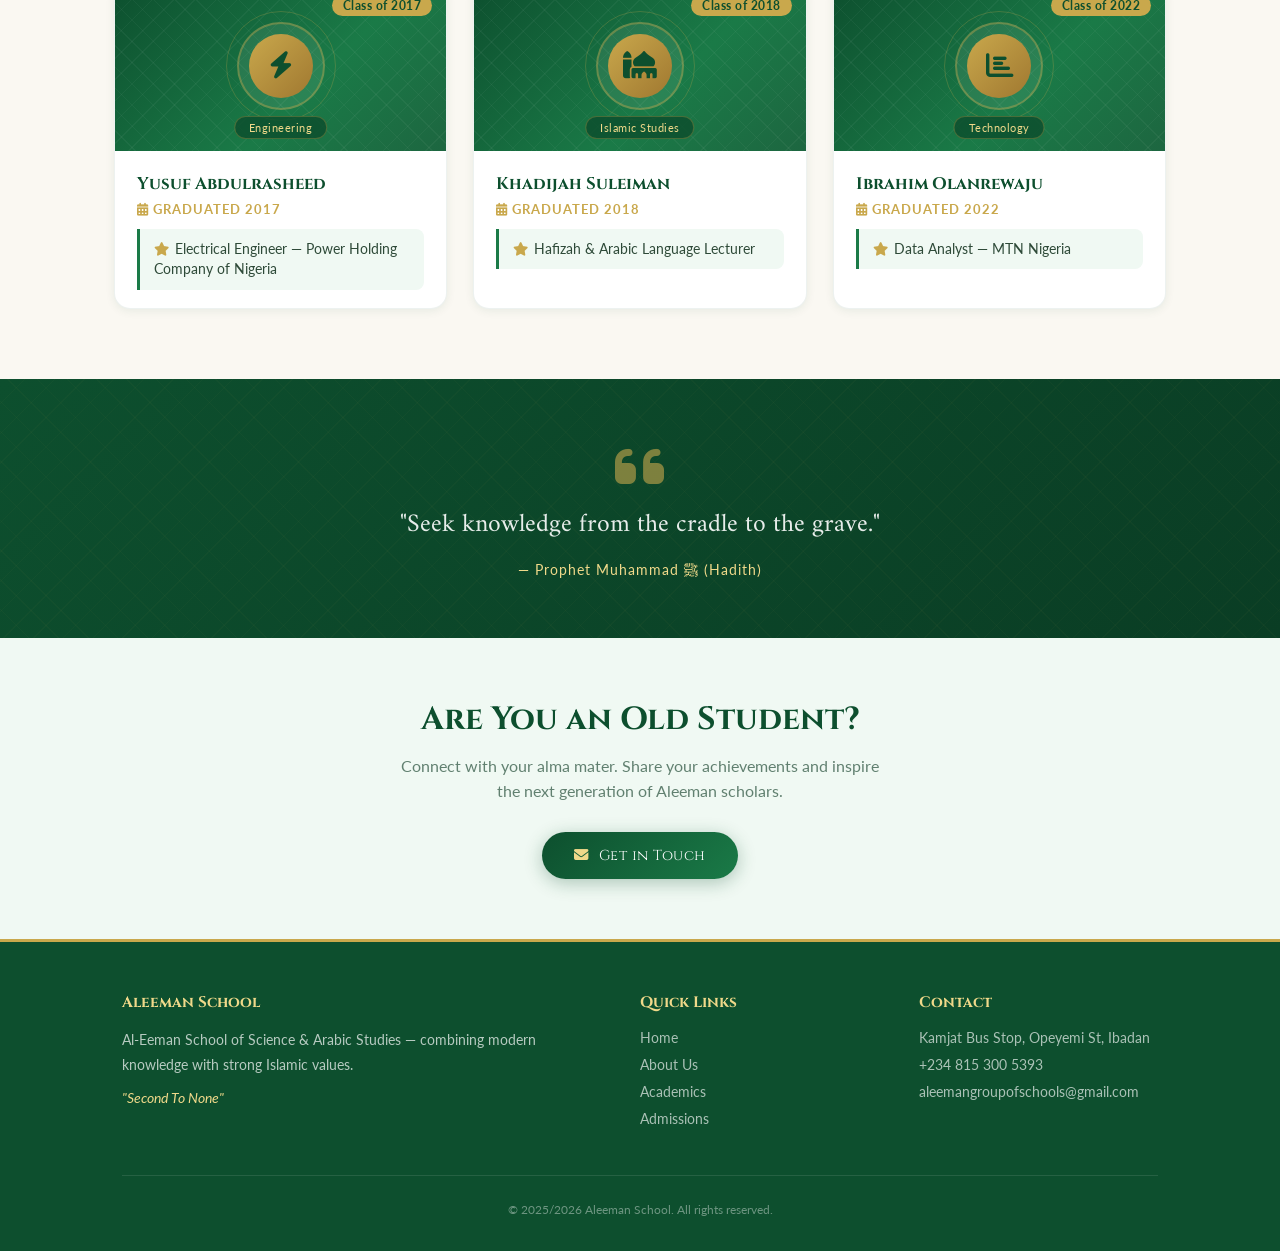
<file: oldstudents/index.html>
<!DOCTYPE html>
<html lang="en">
<head>
  <meta charset="UTF-8" />
  <meta name="viewport" content="width=device-width, initial-scale=1.0, maximum-scale=2.0, user-scalable=no, viewport-fit=cover" />
  <title>Old Students — Aleeman School</title>
  <link rel="stylesheet" href="https://cdnjs.cloudflare.com/ajax/libs/font-awesome/6.4.0/css/all.min.css" />
  <link href="https://fonts.googleapis.com/css2?family=Cinzel:wght@400;600;700&family=Lato:wght@300;400;700&family=Amiri:wght@400;700&display=swap" rel="stylesheet" />

  <style>
    :root {
      --green-deep:   #0d4f2e;
      --green-rich:   #1a7a47;
      --green-mid:    #22a05a;
      --green-light:  #d4edd9;
      --green-pale:   #f0f9f3;
      --gold:         #c9a84c;
      --gold-light:   #f0d98a;
      --cream:        #faf8f2;
      --text-dark:    #0d2318;
      --text-mid:     #2e4a38;
      --text-muted:   #618070;
      --white:        #ffffff;
      --shadow-sm:    0 2px 10px rgba(13, 79, 46, 0.08);
      --shadow-md:    0 6px 30px rgba(13, 79, 46, 0.14);
    }

    *, *::before, *::after { box-sizing: border-box; margin: 0; padding: 0; }

    body {
      font-family: 'Lato', sans-serif;
      background: var(--cream);
      color: var(--text-dark);
      overflow-x: hidden;
    }

    /* ── NAVBAR ── */
    .navbar {
      background: var(--green-deep);
      padding: 0 5%;
      display: flex;
      align-items: center;
      justify-content: space-between;
      height: 68px;
      position: sticky;
      top: 0;
      z-index: 999;
      border-bottom: 3px solid var(--gold);
      box-shadow: 0 2px 20px rgba(0,0,0,0.3);
    }

    .logo {
      display: flex;
      align-items: center;
      gap: 12px;
      text-decoration: none;
    }

    .logo-mark {
      width: 42px; height: 42px;
      background: var(--gold);
      border-radius: 50%;
      display: flex; align-items: center; justify-content: center;
      font-size: 1.1em;
      color: var(--green-deep);
    }

    .logo-text {
      font-family: 'Cinzel', serif;
      color: var(--white);
      font-size: 1.1em;
      line-height: 1.2;
    }

    .logo-text span {
      display: block;
      font-size: 0.6em;
      color: var(--gold-light);
      font-family: 'Lato', sans-serif;
      letter-spacing: 2px;
      text-transform: uppercase;
    }

    .nav-links {
      display: flex;
      list-style: none;
      gap: 4px;
    }

    .nav-links a {
      color: rgba(255,255,255,0.78);
      text-decoration: none;
      font-size: 0.82em;
      padding: 6px 12px;
      border-radius: 4px;
      letter-spacing: 0.5px;
      transition: all 0.2s;
    }

    .nav-links a:hover,
    .nav-links a.active {
      color: var(--gold-light);
      background: rgba(201,168,76,0.12);
    }

    .menu-btn {
      display: none;
      background: none;
      border: none;
      color: var(--white);
      font-size: 1.4em;
      cursor: pointer;
    }

    /* ── HERO ── */
    .hero {
      background: var(--green-deep);
      position: relative;
      overflow: hidden;
      padding: 80px 5% 70px;
      text-align: center;
    }

    .hero-bg {
      position: absolute; inset: 0;
      background-image:
        repeating-linear-gradient(0deg, transparent, transparent 30px, rgba(255,255,255,.018) 30px, rgba(255,255,255,.018) 31px),
        repeating-linear-gradient(90deg, transparent, transparent 30px, rgba(255,255,255,.018) 30px, rgba(255,255,255,.018) 31px);
    }

    /* Radiating rings */
    .ring {
      position: absolute;
      border-radius: 50%;
      border: 1px solid rgba(201,168,76,.1);
      top: 50%; left: 50%;
      transform: translate(-50%, -50%);
      pointer-events: none;
    }
    .ring-1 { width: 200px; height: 200px; border-color: rgba(201,168,76,.18); }
    .ring-2 { width: 350px; height: 350px; border-color: rgba(201,168,76,.12); }
    .ring-3 { width: 500px; height: 500px; border-color: rgba(201,168,76,.07); }
    .ring-4 { width: 680px; height: 680px; border-color: rgba(201,168,76,.04); }

    .corner { position: absolute; width: 80px; height: 80px; }
    .corner::before, .corner::after { content: ''; position: absolute; background: var(--gold); }
    .corner--tl { top: 20px; left: 20px; }
    .corner--tl::before { top:0;left:0;width:100%;height:2px; }
    .corner--tl::after  { top:0;left:0;width:2px;height:100%; }
    .corner--tr { top: 20px; right: 20px; }
    .corner--tr::before { top:0;right:0;width:100%;height:2px; }
    .corner--tr::after  { top:0;right:0;width:2px;height:100%; }
    .corner--bl { bottom: 20px; left: 20px; }
    .corner--bl::before { bottom:0;left:0;width:100%;height:2px; }
    .corner--bl::after  { bottom:0;left:0;width:2px;height:100%; }
    .corner--br { bottom: 20px; right: 20px; }
    .corner--br::before { bottom:0;right:0;width:100%;height:2px; }
    .corner--br::after  { bottom:0;right:0;width:2px;height:100%; }

    .hero-tag {
      display: inline-flex;
      align-items: center;
      gap: 8px;
      background: rgba(201,168,76,.18);
      border: 1px solid rgba(201,168,76,.35);
      color: var(--gold-light);
      font-size: 0.78em;
      padding: 6px 16px;
      border-radius: 50px;
      letter-spacing: 2px;
      text-transform: uppercase;
      margin-bottom: 20px;
      position: relative;
    }

    .hero h1 {
      font-family: 'Cinzel', serif;
      font-size: clamp(2em, 5vw, 3.4em);
      color: var(--white);
      margin-bottom: 16px;
      position: relative;
      line-height: 1.2;
    }

    .hero-divider {
      width: 60px; height: 2px;
      background: var(--gold);
      margin: 0 auto 18px;
    }

    .hero p {
      color: rgba(255,255,255,0.68);
      font-size: 1.05em;
      max-width: 520px;
      margin: 0 auto;
      line-height: 1.7;
      position: relative;
    }

    /* ── CONTAINER ── */
    .container { max-width: 1180px; margin: 0 auto; padding: 0 5%; }

    /* ── INTRO STRIP ── */
    .intro-strip {
      background: linear-gradient(135deg, var(--green-deep) 0%, var(--green-rich) 100%);
      padding: 36px 5%;
      display: flex;
      align-items: center;
      justify-content: center;
      gap: 32px;
      flex-wrap: wrap;
      text-align: center;
    }

    .intro-stat {
      display: flex;
      flex-direction: column;
      align-items: center;
      gap: 4px;
    }

    .intro-stat .num {
      font-family: 'Cinzel', serif;
      font-size: 2em;
      color: var(--gold-light);
      line-height: 1;
    }

    .intro-stat .lbl {
      font-size: 0.78em;
      color: rgba(255,255,255,0.65);
      letter-spacing: 1.5px;
      text-transform: uppercase;
    }

    .intro-sep {
      width: 1px;
      height: 50px;
      background: rgba(255,255,255,0.15);
    }

    /* ── SECTION ── */
    .section { padding: 70px 0; }

    .sec-header {
      text-align: center;
      margin-bottom: 50px;
    }

    .sec-tag {
      display: inline-block;
      background: var(--green-light);
      color: var(--green-rich);
      font-size: 0.72em;
      font-weight: 700;
      letter-spacing: 2.5px;
      text-transform: uppercase;
      padding: 5px 16px;
      border-radius: 50px;
      margin-bottom: 14px;
    }

    .sec-header h2 {
      font-family: 'Cinzel', serif;
      font-size: clamp(1.5em, 3vw, 2.2em);
      color: var(--green-deep);
      margin-bottom: 10px;
    }

    .sec-header h2 i { color: var(--gold); margin-right: 10px; }

    .sec-line {
      width: 50px; height: 3px;
      background: linear-gradient(90deg, var(--green-rich), var(--gold));
      margin: 14px auto 0;
      border-radius: 2px;
    }

    .sec-header p { color: var(--text-muted); font-size: 1em; margin-top: 14px; }

    /* ── FILTER BAR ── */
    .filter-bar {
      display: flex;
      align-items: center;
      gap: 10px;
      margin-bottom: 36px;
      flex-wrap: wrap;
    }

    .filter-label {
      font-size: 0.85em;
      color: var(--text-muted);
      font-weight: 600;
      margin-right: 4px;
    }

    .filter-btn {
      background: var(--white);
      border: 1px solid var(--green-light);
      color: var(--text-mid);
      font-size: 0.82em;
      padding: 7px 18px;
      border-radius: 50px;
      cursor: pointer;
      transition: all 0.2s;
      font-family: 'Lato', sans-serif;
    }

    .filter-btn:hover,
    .filter-btn.active {
      background: var(--green-deep);
      color: var(--gold-light);
      border-color: var(--green-deep);
    }

    /* ── ALUMNI GRID ── */
    .alumni-grid {
      display: grid;
      grid-template-columns: repeat(auto-fill, minmax(280px, 1fr));
      gap: 26px;
    }

    .alumni-card {
      background: var(--white);
      border-radius: 16px;
      overflow: hidden;
      box-shadow: var(--shadow-sm);
      border: 1px solid rgba(13,79,46,0.07);
      transition: transform 0.3s ease, box-shadow 0.3s ease;
      display: flex;
      flex-direction: column;
      position: relative;
    }

    .alumni-card:hover {
      transform: translateY(-8px);
      box-shadow: var(--shadow-md);
    }

    /* Gold accent top */
    .alumni-card::before {
      content: '';
      position: absolute;
      top: 0; left: 0; right: 0;
      height: 4px;
      background: linear-gradient(90deg, var(--gold), var(--green-mid), var(--gold));
    }

    /* ── AVATAR area (geometric, no photo) ── */
    .alumni-avatar {
      position: relative;
      height: 170px;
      background: linear-gradient(135deg, var(--green-deep) 0%, var(--green-rich) 60%, #1d6640 100%);
      display: flex;
      align-items: center;
      justify-content: center;
      overflow: hidden;
    }

    /* Geometric pattern in avatar background */
    .alumni-avatar::before {
      content: '';
      position: absolute; inset: 0;
      background-image:
        repeating-linear-gradient(45deg, transparent, transparent 14px, rgba(255,255,255,.04) 14px, rgba(255,255,255,.04) 15px),
        repeating-linear-gradient(-45deg, transparent, transparent 14px, rgba(255,255,255,.04) 14px, rgba(255,255,255,.04) 15px);
    }

    /* Decorative ring */
    .alumni-avatar::after {
      content: '';
      position: absolute;
      width: 110px; height: 110px;
      border-radius: 50%;
      border: 1px solid rgba(201,168,76,.25);
    }

    .avatar-icon-wrap {
      position: relative;
      z-index: 2;
      width: 88px; height: 88px;
      background: rgba(255,255,255,0.08);
      border-radius: 50%;
      border: 2px solid rgba(201,168,76,0.4);
      display: flex;
      align-items: center;
      justify-content: center;
    }

    .avatar-icon {
      width: 64px; height: 64px;
      background: linear-gradient(135deg, var(--gold) 0%, #a07830 100%);
      border-radius: 50%;
      display: flex;
      align-items: center;
      justify-content: center;
      font-size: 1.7em;
      color: var(--green-deep);
    }

    .year-badge {
      position: absolute;
      top: 14px;
      right: 14px;
      background: var(--gold);
      color: var(--green-deep);
      font-size: 0.72em;
      font-weight: 700;
      padding: 4px 11px;
      border-radius: 50px;
      letter-spacing: 0.5px;
      z-index: 3;
    }

    .field-badge {
      position: absolute;
      bottom: 12px;
      left: 50%;
      transform: translateX(-50%);
      background: rgba(13,79,46,0.85);
      border: 1px solid rgba(201,168,76,0.3);
      color: var(--gold-light);
      font-size: 0.68em;
      padding: 4px 14px;
      border-radius: 50px;
      white-space: nowrap;
      letter-spacing: 0.5px;
      z-index: 3;
    }

    .alumni-body {
      padding: 22px 22px 18px;
      flex: 1;
    }

    .alumni-name {
      font-family: 'Cinzel', serif;
      font-size: 1.05em;
      color: var(--green-deep);
      margin-bottom: 6px;
    }

    .alumni-year {
      font-size: 0.8em;
      color: var(--gold);
      font-weight: 700;
      letter-spacing: 1px;
      text-transform: uppercase;
      margin-bottom: 12px;
    }

    .alumni-achievement {
      background: var(--green-pale);
      border-left: 3px solid var(--green-rich);
      padding: 10px 14px;
      border-radius: 0 8px 8px 0;
      font-size: 0.85em;
      color: var(--text-mid);
      line-height: 1.5;
    }

    .alumni-achievement i {
      color: var(--gold);
      margin-right: 6px;
    }

    /* ── EMPTY STATE ── */
    .empty-state {
      text-align: center;
      padding: 80px 20px;
      display: none;
    }

    .empty-icon {
      width: 90px; height: 90px;
      background: var(--green-light);
      border-radius: 50%;
      display: flex; align-items: center; justify-content: center;
      margin: 0 auto 24px;
      font-size: 2.2em;
      color: var(--green-rich);
    }

    .empty-state h3 {
      font-family: 'Cinzel', serif;
      color: var(--green-deep);
      margin-bottom: 10px;
    }

    .empty-state p { color: var(--text-muted); }

    /* ── QUOTE SECTION ── */
    .quote-section {
      background: linear-gradient(135deg, var(--green-deep) 0%, #0a3d24 100%);
      padding: 60px 5%;
      text-align: center;
      position: relative;
      overflow: hidden;
    }

    .quote-section::before {
      content: '';
      position: absolute; inset: 0;
      background-image:
        repeating-linear-gradient(45deg, transparent, transparent 20px, rgba(201,168,76,.03) 20px, rgba(201,168,76,.03) 21px),
        repeating-linear-gradient(-45deg, transparent, transparent 20px, rgba(201,168,76,.03) 20px, rgba(201,168,76,.03) 21px);
    }

    .quote-mark {
      font-size: 3.5em;
      color: var(--gold);
      line-height: 1;
      margin-bottom: 10px;
      opacity: 0.6;
      position: relative;
    }

    .quote-text {
      font-family: 'Amiri', serif;
      font-size: clamp(1.1em, 2.5vw, 1.6em);
      color: rgba(255,255,255,0.9);
      max-width: 700px;
      margin: 0 auto 16px;
      line-height: 1.6;
      position: relative;
    }

    .quote-source {
      font-size: 0.85em;
      color: var(--gold-light);
      letter-spacing: 1px;
      position: relative;
    }

    /* ── CTA ── */
    .cta-section {
      background: var(--green-pale);
      padding: 60px 5%;
      text-align: center;
    }

    .cta-section h2 {
      font-family: 'Cinzel', serif;
      color: var(--green-deep);
      font-size: clamp(1.4em, 3vw, 2em);
      margin-bottom: 12px;
    }

    .cta-section p {
      color: var(--text-muted);
      max-width: 500px;
      margin: 0 auto 28px;
      line-height: 1.6;
    }

    .cta-btn {
      display: inline-flex;
      align-items: center;
      gap: 10px;
      background: linear-gradient(135deg, var(--green-deep), var(--green-rich));
      color: var(--white);
      font-family: 'Cinzel', serif;
      font-size: 0.9em;
      padding: 14px 32px;
      border-radius: 50px;
      text-decoration: none;
      border: none;
      cursor: pointer;
      transition: all 0.3s ease;
      box-shadow: 0 4px 18px rgba(13,79,46,0.3);
      letter-spacing: 0.5px;
    }

    .cta-btn i { color: var(--gold-light); }

    .cta-btn:hover {
      transform: translateY(-3px);
      box-shadow: 0 8px 28px rgba(13,79,46,0.4);
    }

    /* ── FOOTER ── */
    footer {
      background: var(--green-deep);
      color: rgba(255,255,255,0.7);
      padding: 50px 5% 30px;
      border-top: 3px solid var(--gold);
    }

    .footer-grid {
      display: grid;
      grid-template-columns: 2fr 1fr 1fr;
      gap: 40px;
      margin-bottom: 40px;
    }

    footer h4 {
      font-family: 'Cinzel', serif;
      color: var(--gold-light);
      margin-bottom: 14px;
      font-size: 0.95em;
    }

    footer p { font-size: 0.88em; line-height: 1.8; }
    footer ul { list-style: none; }
    footer ul li { margin-bottom: 8px; }
    footer ul li a { color: rgba(255,255,255,0.65); text-decoration: none; font-size: 0.88em; }
    footer ul li a:hover { color: var(--gold-light); }

    .footer-bottom {
      border-top: 1px solid rgba(255,255,255,0.1);
      padding-top: 24px;
      text-align: center;
      font-size: 0.82em;
      color: rgba(255,255,255,0.4);
    }

    /* ── RESPONSIVE ── */
    @media (max-width: 900px) {
      .nav-links { display: none; }
      .menu-btn { display: block; }
      .nav-links.open {
        display: flex;
        flex-direction: column;
        position: fixed;
        top: 68px; left: 0; right: 0;
        background: var(--green-deep);
        padding: 16px 24px 24px;
        gap: 4px;
        border-bottom: 2px solid var(--gold);
        z-index: 998;
      }
      .footer-grid { grid-template-columns: 1fr 1fr; }
      .intro-sep { display: none; }
    }

    @media (max-width: 600px) {
      .alumni-grid { grid-template-columns: 1fr; }
      .footer-grid { grid-template-columns: 1fr; gap: 28px; }
    }
  </style>
</head>
<body>

  <!-- ── NAVBAR ── -->
  <nav class="navbar">
    <a href="../index.html" class="logo">
      <div class="logo-mark"><i class="fas fa-star-and-crescent"></i></div>
      <div class="logo-text">
        Aleeman School
        <span>"Second To None"</span>
      </div>
    </a>
    <button class="menu-btn" id="menuBtn" aria-label="Menu">
      <i class="fas fa-bars"></i>
    </button>
    <ul class="nav-links" id="navLinks">
      <li><a href="../index.html">Home</a></li>
      <li><a href="../about/">About Us</a></li>
      <li><a href="../academics/">Academics</a></li>
      <li><a href="../admissions/">Admissions</a></li>
      <li><a href="../contact/">Contact</a></li>
      <li><a href="../anthem/">Anthem</a></li>
      <li><a href="../oldstudents/" class="active">Old Students</a></li>
      <li><a href="../subjects/">Subjects</a></li>
      <li><a href="../portal/">Portal</a></li>
    </ul>
  </nav>

  <!-- ── HERO ── -->
  <section class="hero">
    <div class="hero-bg"></div>
    <div class="ring ring-1"></div>
    <div class="ring ring-2"></div>
    <div class="ring ring-3"></div>
    <div class="ring ring-4"></div>
    <div class="corner corner--tl"></div>
    <div class="corner corner--tr"></div>
    <div class="corner corner--bl"></div>
    <div class="corner corner--br"></div>

    <div class="hero-tag">
      <i class="fas fa-graduation-cap"></i>
      Alumni
    </div>
    <h1>Our Old Students</h1>
    <div class="hero-divider"></div>
    <p>Celebrating the achievements of Aleeman School's outstanding alumni — carrying our motto "Second To None" into the world.</p>
  </section>

  <!-- ── INTRO STRIP ── -->
  <div class="intro-strip">
    <div class="intro-stat">
      <div class="num">16+</div>
      <div class="lbl">Years of Excellence</div>
    </div>
    <div class="intro-sep"></div>
    <div class="intro-stat">
      <div class="num">2010</div>
      <div class="lbl">Founded</div>
    </div>
    <div class="intro-sep"></div>
    <div class="intro-stat">
      <div class="num">100s</div>
      <div class="lbl">Graduates</div>
    </div>
    <div class="intro-sep"></div>
    <div class="intro-stat">
      <div class="num">98%</div>
      <div class="lbl">Exam Success Rate</div>
    </div>
  </div>

  <!-- ── ALUMNI SECTION ── -->
  <section class="section">
    <div class="container">

      <div class="sec-header">
        <div class="sec-tag">Alumni Hall of Excellence</div>
        <h2><i class="fas fa-medal"></i> Notable Alumni</h2>
        <div class="sec-line"></div>
        <p>Former students who embody our mission of knowledge, faith, and service to humanity</p>
      </div>

      <!-- FILTER -->
      <div class="filter-bar">
        <span class="filter-label"><i class="fas fa-filter"></i> Filter:</span>
        <button class="filter-btn active" data-filter="all">All Fields</button>
        <button class="filter-btn" data-filter="medicine">Medicine</button>
        <button class="filter-btn" data-filter="technology">Technology</button>
        <button class="filter-btn" data-filter="islamic">Islamic Studies</button>
        <button class="filter-btn" data-filter="engineering">Engineering</button>
        <button class="filter-btn" data-filter="business">Business</button>
      </div>

      <!-- GRID -->
      <div class="alumni-grid" id="alumniGrid"></div>

      <!-- EMPTY STATE -->
      <div class="empty-state" id="emptyState">
        <div class="empty-icon"><i class="fas fa-graduation-cap"></i></div>
        <h3>Alumni Records Coming Soon</h3>
        <p>We are compiling achievements of our distinguished former students.</p>
      </div>

    </div>
  </section>

  <!-- ── QUOTE ── -->
  <section class="quote-section">
    <div class="quote-mark"><i class="fas fa-quote-left"></i></div>
    <p class="quote-text">
      "Seek knowledge from the cradle to the grave."
    </p>
    <p class="quote-source">— Prophet Muhammad ﷺ (Hadith)</p>
  </section>

  <!-- ── CTA ── -->
  <section class="cta-section">
    <h2>Are You an Old Student?</h2>
    <p>Connect with your alma mater. Share your achievements and inspire the next generation of Aleeman scholars.</p>
    <a href="../contact/" class="cta-btn">
      <i class="fas fa-envelope"></i> Get in Touch
    </a>
  </section>

  <!-- ── FOOTER ── -->
  <footer>
    <div class="container">
      <div class="footer-grid">
        <div>
          <h4>Aleeman School</h4>
          <p>Al-Eeman School of Science &amp; Arabic Studies — combining modern knowledge with strong Islamic values.</p>
          <p style="margin-top:8px; color: var(--gold-light); font-style: italic; font-size: 0.85em;">"Second To None"</p>
        </div>
        <div>
          <h4>Quick Links</h4>
          <ul>
            <li><a href="../index.html">Home</a></li>
            <li><a href="../about/">About Us</a></li>
            <li><a href="../academics/">Academics</a></li>
            <li><a href="../admissions/">Admissions</a></li>
          </ul>
        </div>
        <div>
          <h4>Contact</h4>
          <ul>
            <li><a href="#">Kamjat Bus Stop, Opeyemi St, Ibadan</a></li>
            <li><a href="tel:+2348153005393">+234 815 300 5393</a></li>
            <li><a href="mailto:aleemangroupofschools@gmail.com">aleemangroupofschools@gmail.com</a></li>
          </ul>
        </div>
      </div>
      <div class="footer-bottom">
        <p>&copy; 2025/2026 Aleeman School. All rights reserved.</p>
      </div>
    </div>
  </footer>

  <script>
    // ── ALUMNI DATA ─────────────────────────────
    // Replace / extend with real alumni data
    const alumniData = [
      {
        name: 'Ahmed Hassan',
        year: '2020',
        field: 'medicine',
        fieldLabel: 'Medicine',
        achievement: 'Medical Doctor — University of Ibadan Teaching Hospital',
        icon: 'fa-stethoscope',
      },
      {
        name: 'Fatima Ibrahim',
        year: '2019',
        field: 'technology',
        fieldLabel: 'Technology',
        achievement: 'Software Engineer — Andela Nigeria',
        icon: 'fa-laptop-code',
      },
      {
        name: 'Mohammed Ali',
        year: '2021',
        field: 'engineering',
        fieldLabel: 'Engineering',
        achievement: 'Civil Engineer — Julius Berger Nigeria',
        icon: 'fa-hard-hat',
      },
      {
        name: 'Zainab Khan',
        year: '2018',
        field: 'islamic',
        fieldLabel: 'Islamic Studies',
        achievement: 'Islamic Scholar — Al-Azhar University, Egypt',
        icon: 'fa-book-quran',
      },
      {
        name: 'Omar Abdullah',
        year: '2020',
        field: 'business',
        fieldLabel: 'Business',
        achievement: 'Entrepreneur & Tech Startup Founder',
        icon: 'fa-briefcase',
      },
      {
        name: 'Aisha Mohammed',
        year: '2019',
        field: 'medicine',
        fieldLabel: 'Medicine',
        achievement: 'Pharmacist — Lagos University Teaching Hospital',
        icon: 'fa-pills',
      },
      {
        name: 'Yusuf Abdulrasheed',
        year: '2017',
        field: 'engineering',
        fieldLabel: 'Engineering',
        achievement: 'Electrical Engineer — Power Holding Company of Nigeria',
        icon: 'fa-bolt',
      },
      {
        name: 'Khadijah Suleiman',
        year: '2018',
        field: 'islamic',
        fieldLabel: 'Islamic Studies',
        achievement: 'Hafizah & Arabic Language Lecturer',
        icon: 'fa-mosque',
      },
      {
        name: 'Ibrahim Olanrewaju',
        year: '2022',
        field: 'technology',
        fieldLabel: 'Technology',
        achievement: 'Data Analyst — MTN Nigeria',
        icon: 'fa-chart-bar',
      },
    ];

    // ── RENDER ──────────────────────────────────
    function renderAlumni(filter = 'all') {
      const grid       = document.getElementById('alumniGrid');
      const emptyState = document.getElementById('emptyState');
      const filtered   = filter === 'all' ? alumniData : alumniData.filter(a => a.field === filter);

      if (filtered.length === 0) {
        grid.style.display = 'none';
        emptyState.style.display = 'block';
        return;
      }

      emptyState.style.display = 'none';
      grid.style.display = 'grid';

      grid.innerHTML = filtered.map(a => `
        <div class="alumni-card">
          <div class="alumni-avatar">
            <span class="year-badge">Class of ${a.year}</span>
            <div class="avatar-icon-wrap">
              <div class="avatar-icon"><i class="fas ${a.icon}"></i></div>
            </div>
            <span class="field-badge">${a.fieldLabel}</span>
          </div>
          <div class="alumni-body">
            <h3 class="alumni-name">${a.name}</h3>
            <div class="alumni-year"><i class="fas fa-calendar-alt"></i> Graduated ${a.year}</div>
            <div class="alumni-achievement">
              <i class="fas fa-star"></i>${a.achievement}
            </div>
          </div>
        </div>
      `).join('');
    }

    // ── FILTER BUTTONS ───────────────────────────
    document.querySelectorAll('.filter-btn').forEach(btn => {
      btn.addEventListener('click', function() {
        document.querySelectorAll('.filter-btn').forEach(b => b.classList.remove('active'));
        this.classList.add('active');
        renderAlumni(this.dataset.filter);
      });
    });

    // ── MOBILE NAV ───────────────────────────────
    const menuBtn  = document.getElementById('menuBtn');
    const navLinks = document.getElementById('navLinks');
    menuBtn.addEventListener('click', () => navLinks.classList.toggle('open'));

    // ── INIT ─────────────────────────────────────
    renderAlumni();
  </script>
</body>
</html>
</file>
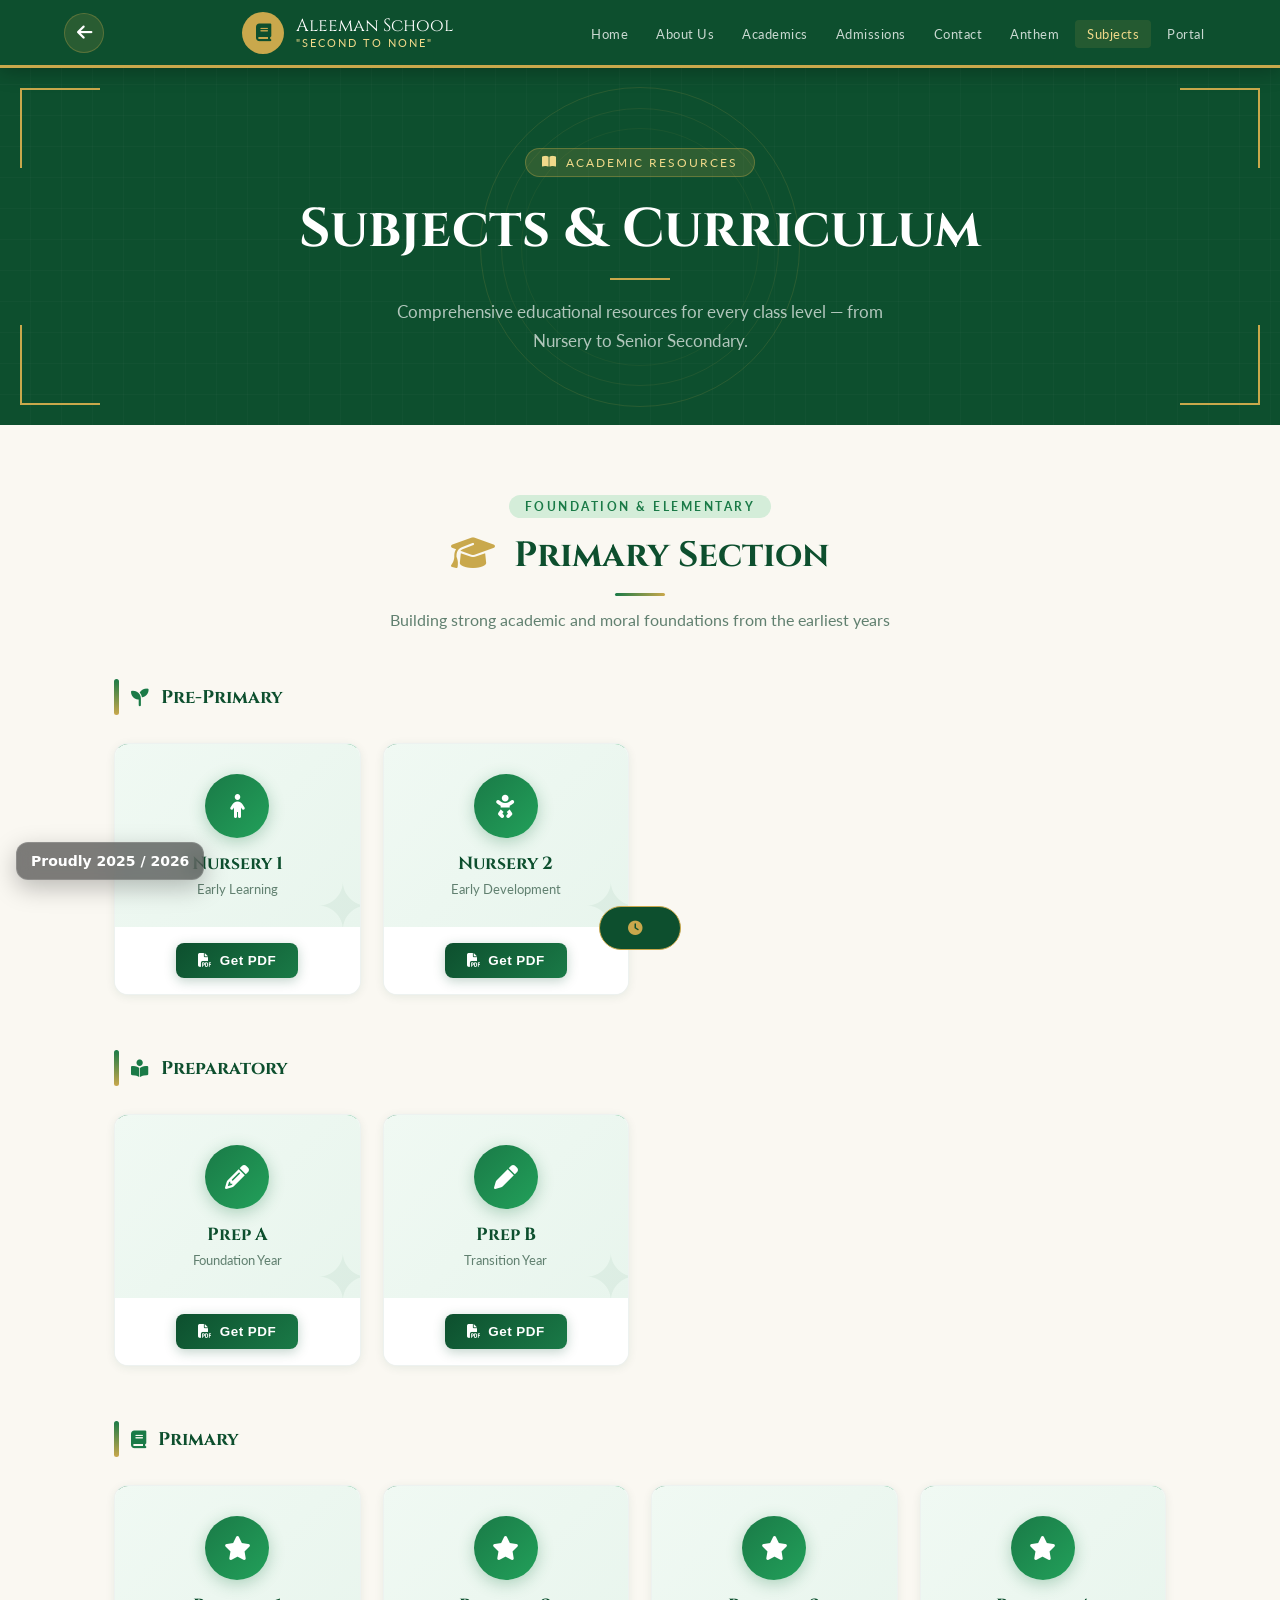
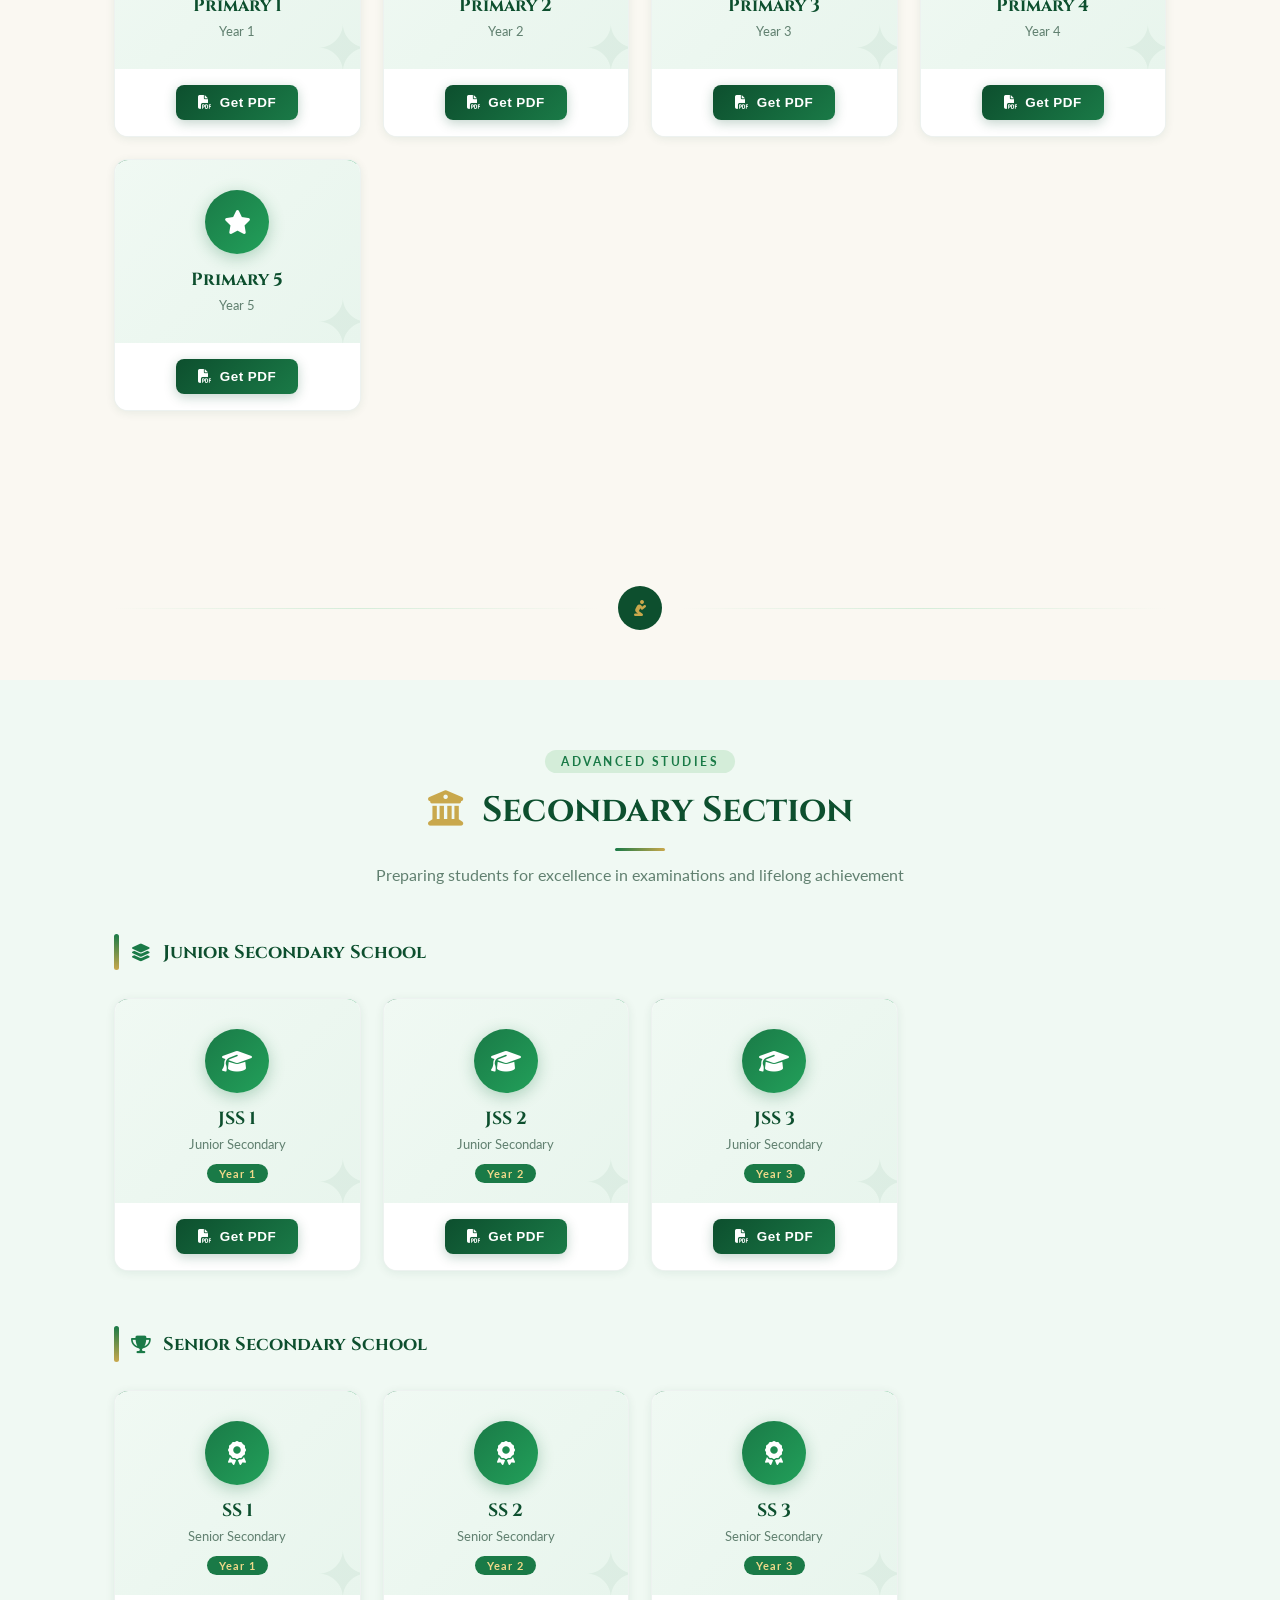
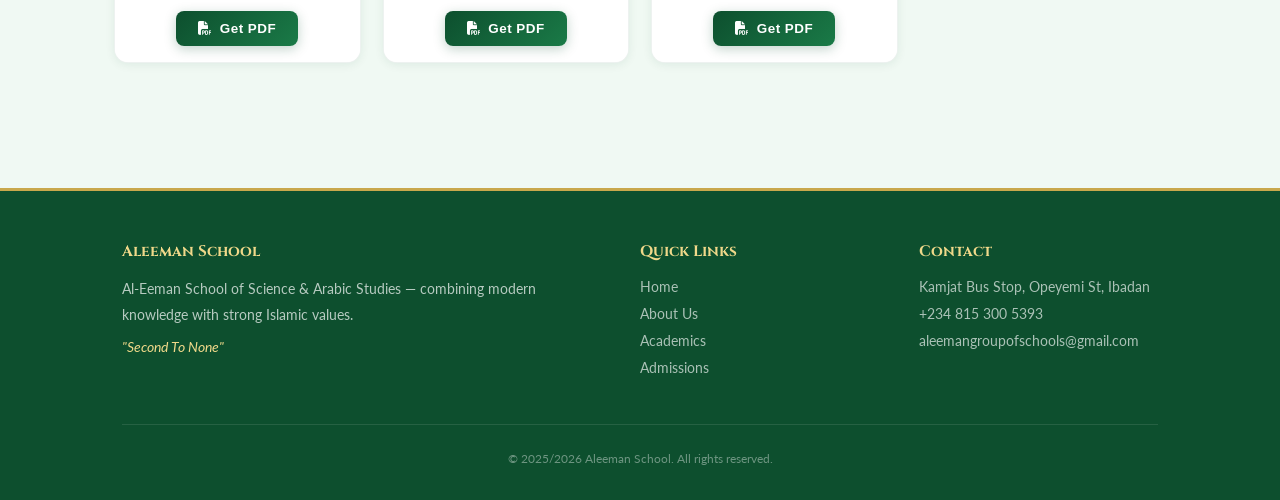
<file: subjects/index.html>
<!DOCTYPE html>
<html lang="en">
<head>
  <meta charset="UTF-8" />
  <meta name="viewport" content="width=device-width, initial-scale=1.0, maximum-scale=2.0, user-scalable=no, viewport-fit=cover" />
  <link rel="icon" href="../aleeman-logo.png" type="image/x-icon">
  <title>Subjects & Curriculum — Aleeman School</title>
  <link rel="stylesheet" href="https://cdnjs.cloudflare.com/ajax/libs/font-awesome/6.4.0/css/all.min.css" />
  <link href="https://fonts.googleapis.com/css2?family=Cinzel:wght@400;600;700&family=Lato:wght@300;400;700&family=Amiri:wght@400;700&display=swap" rel="stylesheet" />


   <script>window.FLOATING_TEXT = 'Proudly 2025/2026';</script>
<script src="../floating.js"></script>


  <style>
    :root {
      --green-deep:   #0d4f2e;
      --green-rich:   #1a7a47;
      --green-mid:    #22a05a;
      --green-light:  #d4edd9;
      --green-pale:   #f0f9f3;
      --gold:         #c9a84c;
      --gold-light:   #f0d98a;
      --cream:        #faf8f2;
      --text-dark:    #0d2318;
      --text-mid:     #2e4a38;
      --text-muted:   #618070;
      --white:        #ffffff;
      --shadow-sm:    0 2px 10px rgba(13, 79, 46, 0.08);
      --shadow-md:    0 6px 30px rgba(13, 79, 46, 0.12);
      --shadow-lg:    0 16px 60px rgba(13, 79, 46, 0.16);
    }

    *, *::before, *::after { box-sizing: border-box; margin: 0; padding: 0; }

    body {
      font-family: 'Lato', sans-serif;
      background: var(--cream);
      color: var(--text-dark);
      overflow-x: hidden;
    }

    /* ── GEOMETRIC PATTERN ── */
    .geo-pattern {
      background-image:
        repeating-linear-gradient(45deg, transparent, transparent 18px, rgba(201,168,76,.06) 18px, rgba(201,168,76,.06) 19px),
        repeating-linear-gradient(-45deg, transparent, transparent 18px, rgba(201,168,76,.06) 18px, rgba(201,168,76,.06) 19px);
    }

    /* ── NAVBAR ── */
    .navbar {
      background: var(--green-deep);
      padding: 0 5%;
      display: flex;
      align-items: center;
      justify-content: space-between;
      height: 68px;
      position: sticky;
      top: 0;
      z-index: 999;
      border-bottom: 3px solid var(--gold);
      box-shadow: 0 2px 20px rgba(0,0,0,0.3);
    }

    .logo {
      display: flex;
      align-items: center;
      gap: 12px;
      text-decoration: none;
    }

    .logo-mark {
      width: 42px; height: 42px;
      background: var(--gold);
      border-radius: 50%;
      display: flex; align-items: center; justify-content: center;
      font-size: 1.1em;
      color: var(--green-deep);
    }

    .logo-text {
      font-family: 'Cinzel', serif;
      color: var(--white);
      font-size: 1.1em;
      line-height: 1.2;
    }

    .logo-text span {
      display: block;
      font-size: 0.6em;
      color: var(--gold-light);
      font-family: 'Lato', sans-serif;
      letter-spacing: 2px;
      text-transform: uppercase;
    }

    .nav-links {
      display: flex;
      list-style: none;
      gap: 4px;
    }

    .nav-links a {
      color: rgba(255,255,255,0.78);
      text-decoration: none;
      font-size: 0.82em;
      padding: 6px 12px;
      border-radius: 4px;
      letter-spacing: 0.5px;
      transition: all 0.2s;
      font-weight: 400;
    }

    .nav-links a:hover,
    .nav-links a.active {
      color: var(--gold-light);
      background: rgba(201,168,76,0.12);
    }

    .menu-btn {
      display: none;
      background: none;
      border: none;
      color: var(--white);
      font-size: 1.4em;
      cursor: pointer;
    }

    .back-btn {
      display: flex;
      align-items: center;
      justify-content: center;
      width: 40px;
      height: 40px;
      color: var(--white);
      background: rgba(201, 168, 76, 0.15);
      border: 1px solid rgba(201, 168, 76, 0.3);
      border-radius: 50%;
      text-decoration: none;
      transition: all 0.3s ease;
      margin-right: 12px;
    }

    .back-btn:hover {
      background: rgba(201, 168, 76, 0.25);
      border-color: var(--gold);
    }

    .back-btn i {
      font-size: 1.1em;
    }

    /* ── HERO ── */
    .hero {
      background: var(--green-deep);
      position: relative;
      overflow: hidden;
      padding: 80px 5% 70px;
      text-align: center;
    }

    .hero-bg {
      position: absolute; inset: 0;
      background-image:
        repeating-linear-gradient(0deg, transparent, transparent 30px, rgba(255,255,255,.018) 30px, rgba(255,255,255,.018) 31px),
        repeating-linear-gradient(90deg, transparent, transparent 30px, rgba(255,255,255,.018) 30px, rgba(255,255,255,.018) 31px);
    }

    .hero-ornament {
      position: absolute;
      width: 320px; height: 320px;
      border-radius: 50%;
      border: 1px solid rgba(201,168,76,.15);
      top: 50%; left: 50%;
      transform: translate(-50%, -50%);
      pointer-events: none;
    }
    .hero-ornament::before {
      content: '';
      position: absolute; inset: 20px;
      border-radius: 50%;
      border: 1px solid rgba(201,168,76,.1);
    }
    .hero-ornament::after {
      content: '';
      position: absolute; inset: 40px;
      border-radius: 50%;
      border: 1px solid rgba(201,168,76,.07);
    }

    /* corner ornaments */
    .corner { position: absolute; width: 80px; height: 80px; }
    .corner::before, .corner::after { content: ''; position: absolute; background: var(--gold); }
    .corner--tl { top: 20px; left: 20px; }
    .corner--tl::before { top:0;left:0;width:100%;height:2px; }
    .corner--tl::after  { top:0;left:0;width:2px;height:100%; }
    .corner--tr { top: 20px; right: 20px; }
    .corner--tr::before { top:0;right:0;width:100%;height:2px; }
    .corner--tr::after  { top:0;right:0;width:2px;height:100%; }
    .corner--bl { bottom: 20px; left: 20px; }
    .corner--bl::before { bottom:0;left:0;width:100%;height:2px; }
    .corner--bl::after  { bottom:0;left:0;width:2px;height:100%; }
    .corner--br { bottom: 20px; right: 20px; }
    .corner--br::before { bottom:0;right:0;width:100%;height:2px; }
    .corner--br::after  { bottom:0;right:0;width:2px;height:100%; }

    .hero-tag {
      display: inline-flex;
      align-items: center;
      gap: 8px;
      background: rgba(201,168,76,.18);
      border: 1px solid rgba(201,168,76,.35);
      color: var(--gold-light);
      font-size: 0.78em;
      padding: 6px 16px;
      border-radius: 50px;
      letter-spacing: 2px;
      text-transform: uppercase;
      margin-bottom: 20px;
      position: relative;
    }

    .hero h1 {
      font-family: 'Cinzel', serif;
      font-size: clamp(2em, 5vw, 3.4em);
      color: var(--white);
      margin-bottom: 16px;
      position: relative;
      line-height: 1.2;
    }

    .hero-divider {
      width: 60px; height: 2px;
      background: var(--gold);
      margin: 0 auto 18px;
      position: relative;
    }

    .hero p {
      color: rgba(255,255,255,0.68);
      font-size: 1.05em;
      max-width: 520px;
      margin: 0 auto;
      line-height: 1.7;
      position: relative;
    }

    /* ── CONTAINER ── */
    .container { max-width: 1180px; margin: 0 auto; padding: 0 5%; }

    /* ── SECTION HEADER ── */
    .sec-header {
      text-align: center;
      margin-bottom: 50px;
    }

    .sec-tag {
      display: inline-block;
      background: var(--green-light);
      color: var(--green-rich);
      font-size: 0.72em;
      font-weight: 700;
      letter-spacing: 2.5px;
      text-transform: uppercase;
      padding: 5px 16px;
      border-radius: 50px;
      margin-bottom: 14px;
    }

    .sec-header h2 {
      font-family: 'Cinzel', serif;
      font-size: clamp(1.5em, 3vw, 2.2em);
      color: var(--green-deep);
      margin-bottom: 10px;
    }

    .sec-header h2 i {
      color: var(--gold);
      margin-right: 10px;
    }

    .sec-line {
      width: 50px; height: 3px;
      background: linear-gradient(90deg, var(--green-rich), var(--gold));
      margin: 14px auto 0;
      border-radius: 2px;
    }

    .sec-header p {
      color: var(--text-muted);
      font-size: 1em;
      margin-top: 14px;
    }

    /* ── SECTION WRAPPER ── */
    .section { padding: 70px 0; }
    .section--alt { background: var(--green-pale); }

    /* ── SUBSECTION LABEL ── */
    .sub-label {
      display: flex;
      align-items: center;
      gap: 12px;
      margin-bottom: 28px;
      margin-top: 10px;
    }

    .sub-label::before {
      content: '';
      width: 5px; height: 36px;
      background: linear-gradient(180deg, var(--green-rich), var(--gold));
      border-radius: 3px;
    }

    .sub-label h3 {
      font-family: 'Cinzel', serif;
      font-size: 1.15em;
      color: var(--green-deep);
    }

    .sub-label i {
      color: var(--green-rich);
      font-size: 1.1em;
    }

    /* ── LEVELS GRID ── */
    .levels-grid {
      display: grid;
      grid-template-columns: repeat(auto-fill, minmax(230px, 1fr));
      gap: 22px;
      margin-bottom: 55px;
    }

    .level-card {
      background: var(--white);
      border-radius: 14px;
      overflow: hidden;
      box-shadow: var(--shadow-sm);
      border: 1px solid rgba(13,79,46,0.07);
      transition: transform 0.3s ease, box-shadow 0.3s ease;
      display: flex;
      flex-direction: column;
      position: relative;
    }

    .level-card::before {
      content: '';
      position: absolute;
      top: 0; left: 0; right: 0;
      height: 4px;
      background: linear-gradient(90deg, var(--green-rich), var(--green-mid));
    }

    .level-card:hover {
      transform: translateY(-8px);
      box-shadow: var(--shadow-md);
    }

    .card-head {
      padding: 30px 20px 20px;
      text-align: center;
      background: linear-gradient(135deg, var(--green-pale) 0%, #e8f5ed 100%);
      flex: 1;
      position: relative;
      overflow: hidden;
    }

    /* Islamic 8-pointed star decoration */
    .card-head::after {
      content: '✦';
      position: absolute;
      bottom: -10px; right: -10px;
      font-size: 4em;
      color: rgba(26,122,71,0.06);
      pointer-events: none;
      line-height: 1;
    }

    .card-icon {
      width: 64px; height: 64px;
      background: linear-gradient(135deg, var(--green-rich), var(--green-mid));
      border-radius: 50%;
      display: flex;
      align-items: center;
      justify-content: center;
      margin: 0 auto 14px;
      font-size: 1.5em;
      color: var(--white);
      box-shadow: 0 4px 16px rgba(26,122,71,0.3);
    }

    .card-head h3 {
      font-family: 'Cinzel', serif;
      font-size: 1.1em;
      color: var(--green-deep);
      margin-bottom: 5px;
    }

    .card-sub {
      font-size: 0.82em;
      color: var(--text-muted);
      margin-bottom: 10px;
    }

    .badge {
      display: inline-block;
      background: var(--green-deep);
      color: var(--gold-light);
      font-size: 0.7em;
      font-weight: 700;
      padding: 3px 12px;
      border-radius: 20px;
      letter-spacing: 1px;
    }

    .badge.secondary { background: var(--green-rich); }

    .card-foot {
      padding: 16px 20px;
      background: var(--white);
      text-align: center;
    }

    .pdf-btn {
      display: inline-flex;
      align-items: center;
      gap: 8px;
      background: linear-gradient(135deg, var(--green-deep), var(--green-rich));
      color: var(--white);
      font-size: 0.84em;
      font-weight: 700;
      padding: 10px 22px;
      border-radius: 8px;
      text-decoration: none;
      letter-spacing: 0.5px;
      border: none;
      cursor: pointer;
      transition: all 0.25s ease;
      box-shadow: 0 3px 12px rgba(13,79,46,0.25);
    }

    .pdf-btn:hover {
      background: linear-gradient(135deg, var(--green-rich), var(--green-mid));
      transform: scale(1.04);
      box-shadow: 0 6px 20px rgba(13,79,46,0.35);
    }

    .pdf-btn i { font-size: 1em; }

    /* ── SECTION DIVIDER ── */
    .ornate-divider {
      display: flex;
      align-items: center;
      gap: 20px;
      margin: 50px 0;
    }

    .ornate-divider::before,
    .ornate-divider::after {
      content: '';
      flex: 1;
      height: 1px;
      background: linear-gradient(90deg, transparent, var(--green-light), transparent);
    }

    .ornate-divider-icon {
      width: 44px; height: 44px;
      background: var(--green-deep);
      border-radius: 50%;
      display: flex; align-items: center; justify-content: center;
      color: var(--gold);
      font-size: 1em;
      flex-shrink: 0;
    }

    /* ── FOOTER ── */
    footer {
      background: var(--green-deep);
      color: rgba(255,255,255,0.7);
      padding: 50px 5% 30px;
      border-top: 3px solid var(--gold);
    }

    .footer-grid {
      display: grid;
      grid-template-columns: 2fr 1fr 1fr;
      gap: 40px;
      margin-bottom: 40px;
    }

    footer h4 {
      font-family: 'Cinzel', serif;
      color: var(--gold-light);
      margin-bottom: 14px;
      font-size: 0.95em;
    }

    footer p { font-size: 0.88em; line-height: 1.8; }

    footer ul { list-style: none; }
    footer ul li { margin-bottom: 8px; }
    footer ul li a { color: rgba(255,255,255,0.65); text-decoration: none; font-size: 0.88em; }
    footer ul li a:hover { color: var(--gold-light); }

    .footer-bottom {
      border-top: 1px solid rgba(255,255,255,0.1);
      padding-top: 24px;
      text-align: center;
      font-size: 0.82em;
      color: rgba(255,255,255,0.4);
    }

    /* ── TOAST ── */
    .toast {
      position: fixed;
      bottom: 30px;
      left: 50%;
      transform: translateX(-50%) translateY(80px);
      background: var(--green-deep);
      border: 1px solid var(--gold);
      color: var(--white);
      padding: 14px 28px;
      border-radius: 50px;
      font-size: 0.9em;
      z-index: 9999;
      transition: transform 0.4s cubic-bezier(0.175, 0.885, 0.32, 1.275);
      pointer-events: none;
      display: flex;
      align-items: center;
      gap: 10px;
      white-space: nowrap;
    }

    .toast.show { transform: translateX(-50%) translateY(0); }
    .toast i { color: var(--gold); }

    /* ── RESPONSIVE ── */
    @media (max-width: 900px) {
      .footer-grid { grid-template-columns: 1fr 1fr; }
      
      .navbar {
        height: auto;
        padding: 12px 5%;
      }

      .logo {
        gap: 8px;
      }

      .logo-text {
        font-size: 0.95em;
      }

      .logo-text span {
        font-size: 0.55em;
      }

      .nav-links { display: none; }
      
      .menu-btn { 
        display: block;
        font-size: 1.6em;
        padding: 8px;
        margin-left: auto;
      }
      
      .back-btn {
        width: 36px;
        height: 36px;
        margin-right: 8px;
      }
      
      .nav-links.open {
        display: flex;
        flex-direction: column;
        position: fixed;
        top: 68px; left: 0; right: 0;
        background: var(--green-deep);
        padding: 24px 20px 32px;
        gap: 12px;
        border-bottom: 2px solid var(--gold);
        z-index: 998;
        max-height: 85vh;
        overflow-y: auto;
      }

      .nav-links.open a {
        padding: 14px 16px !important;
        font-size: 0.95em !important;
        border-radius: 6px;
        transition: all 0.2s;
      }

      .nav-links.open a:hover,
      .nav-links.open a.active {
        background: rgba(201,168,76,0.2) !important;
        padding-left: 24px !important;
      }
    }

    @media (max-width: 600px) {
      .levels-grid { grid-template-columns: repeat(auto-fill, minmax(160px, 1fr)); gap: 16px; }
      .footer-grid { grid-template-columns: 1fr; gap: 28px; }
      .hero h1 { font-size: 1.8em; }
    }

    @media (max-width: 380px) {
      .levels-grid { grid-template-columns: 1fr 1fr; }
    }
  </style>
</head>
<body>

  <!-- ── NAVBAR ── -->
  <nav class="navbar">
    <a href="javascript:history.back()" class="back-btn" title="Go back">
      <i class="fas fa-arrow-left"></i>
    </a>
    <a href="../index.html" class="logo">
      <div class="logo-mark"><i class="fas fa-book"></i></div>
      <div class="logo-text">
        Aleeman School
        <span>"Second To None"</span>
      </div>
    </a>
    <button class="menu-btn" id="menuBtn" aria-label="Menu">
      <i class="fas fa-bars"></i>
    </button>
    <ul class="nav-links" id="navLinks">
      <li><a href="../index.html">Home</a></li>
      <li><a href="../about/">About Us</a></li>
      <li><a href="../academics/">Academics</a></li>
      <li><a href="../admissions/">Admissions</a></li>
      <li><a href="../contact/">Contact</a></li>
      <li><a href="../anthem/">Anthem</a></li>
      <!-- <li><a href="../oldstudents/">Old Students</a></li> -->
      <li><a href="../subjects/" class="active">Subjects</a></li>
      <li><a href="../portal/">Portal</a></li>
    </ul>
  </nav>

  <!-- ── HERO ── -->
  <section class="hero geo-pattern">
    <div class="hero-bg"></div>
    <div class="hero-ornament"></div>
    <div class="corner corner--tl"></div>
    <div class="corner corner--tr"></div>
    <div class="corner corner--bl"></div>
    <div class="corner corner--br"></div>

    <div class="hero-tag">
      <i class="fas fa-book-open"></i>
      Academic Resources
    </div>
    <h1>Subjects &amp; Curriculum</h1>
    <div class="hero-divider"></div>
    <p>Comprehensive educational resources for every class level — from Nursery to Senior Secondary.</p>
  </section>

  <!-- ══════════════════════════════════════
       PRIMARY SECTION
  ══════════════════════════════════════ -->
  <section class="section">
    <div class="container">

      <div class="sec-header">
        <div class="sec-tag">Foundation &amp; Elementary</div>
        <h2><i class="fas fa-graduation-cap"></i> Primary Section</h2>
        <div class="sec-line"></div>
        <p>Building strong academic and moral foundations from the earliest years</p>
      </div>

      <!-- PRE-PRIMARY -->
      <div class="sub-label">
        <i class="fas fa-seedling"></i>
        <h3>Pre-Primary</h3>
      </div>
      <div class="levels-grid">
        <div class="level-card">
          <div class="card-head">
            <div class="card-icon"><i class="fas fa-child"></i></div>
            <h3>Nursery 1</h3>
            <p class="card-sub">Early Learning</p>
            <!-- <span class="badge">Ages 2–3</span> -->
          </div>
          <div class="card-foot">
            <button class="pdf-btn" onclick="window.open('https://drive.google.com/file/d/1bc0n8e0IY3hdFhgQhHFD1idt8mE-Q463/view?usp=drivesdk', '_blank')">
              <i class="fas fa-file-pdf"></i> Get PDF
            </button>
          </div>
        </div>

        <div class="level-card">
          <div class="card-head">
            <div class="card-icon"><i class="fas fa-baby"></i></div>
            <h3>Nursery 2</h3>
            <p class="card-sub">Early Development</p>
            <!-- <span class="badge">Ages 3–4</span> -->
          </div>
          <div class="card-foot">
            <button class="pdf-btn" onclick="window.open('https://drive.google.com/file/d/1bc0n8e0IY3hdFhgQhHFD1idt8mE-Q463/view?usp=drivesdk', '_blank')">
              <i class="fas fa-file-pdf"></i> Get PDF
            </button>
          </div>
        </div>
      </div>

      <!-- PREPARATORY -->
      <div class="sub-label">
        <i class="fas fa-book-reader"></i>
        <h3>Preparatory</h3>
      </div>
      <div class="levels-grid">
        <div class="level-card">
          <div class="card-head">
            <div class="card-icon"><i class="fas fa-pencil-alt"></i></div>
            <h3>Prep A</h3>
            <p class="card-sub">Foundation Year</p>
            <!-- <span class="badge">Ages 4–5</span>   window.open('https://www.example.com', '_blank') -->
          </div>
          <div class="card-foot">
             <button class="pdf-btn" onclick="window.open('https://drive.google.com/file/d/1bc0n8e0IY3hdFhgQhHFD1idt8mE-Q463/view?usp=drivesdk', '_blank')">
              <i class="fas fa-file-pdf"></i> Get PDF
            </button>
          </div>
        </div>

        <div class="level-card">
          <div class="card-head">
            <div class="card-icon"><i class="fas fa-pen"></i></div>
            <h3>Prep B</h3>
            <p class="card-sub">Transition Year</p>
            <!-- <span class="badge">Ages 5–6</span> -->
          </div>
          <div class="card-foot">
             <button class="pdf-btn" onclick="window.open('https://drive.google.com/file/d/1bc0n8e0IY3hdFhgQhHFD1idt8mE-Q463/view?usp=drivesdk', '_blank')">
              <i class="fas fa-file-pdf"></i> Get PDF
            </button>
          </div>
        </div>
      </div>

      <!-- PRIMARY -->
      <div class="sub-label">
        <i class="fas fa-book"></i>
        <h3>Primary</h3>
      </div>
      <div class="levels-grid">
        <div class="level-card">
          <div class="card-head">
            <div class="card-icon"><i class="fas fa-star"></i></div>
            <h3>Primary 1</h3>
            <p class="card-sub">Year 1</p>
            <!-- <span class="badge">Ages 6–7</span> -->
          </div>
          <div class="card-foot">
            <button class="pdf-btn" onclick="window.open('https://drive.google.com/file/d/1bc0n8e0IY3hdFhgQhHFD1idt8mE-Q463/view?usp=drivesdk', '_blank')">
              <i class="fas fa-file-pdf"></i> Get PDF
            </button>
          </div>
        </div>

        <div class="level-card">
          <div class="card-head">
            <div class="card-icon"><i class="fas fa-star"></i></div>
            <h3>Primary 2</h3>
            <p class="card-sub">Year 2</p>
            <!-- <span class="badge">Ages 7–8</span> -->
          </div>
          <div class="card-foot">
            <button class="pdf-btn" onclick="window.open('https://drive.google.com/file/d/1bc0n8e0IY3hdFhgQhHFD1idt8mE-Q463/view?usp=drivesdk', '_blank')">
              <i class="fas fa-file-pdf"></i> Get PDF
            </button>
          </div>
        </div>

        <div class="level-card">
          <div class="card-head">
            <div class="card-icon"><i class="fas fa-star"></i></div>
            <h3>Primary 3</h3>
            <p class="card-sub">Year 3</p>
            <!-- <span class="badge">Ages 8–9</span> -->
          </div>
          <div class="card-foot">
            <button class="pdf-btn" onclick="window.open('https://drive.google.com/file/d/1bc0n8e0IY3hdFhgQhHFD1idt8mE-Q463/view?usp=drivesdk', '_blank')">
              <i class="fas fa-file-pdf"></i> Get PDF
            </button>
          </div>
        </div>

        <div class="level-card">
          <div class="card-head">
            <div class="card-icon"><i class="fas fa-star"></i></div>
            <h3>Primary 4</h3>
            <p class="card-sub">Year 4</p>
            <!-- <span class="badge">Ages 9–10</span> -->
          </div>
          <div class="card-foot">
            <button class="pdf-btn" onclick="window.open('https://drive.google.com/file/d/1bc0n8e0IY3hdFhgQhHFD1idt8mE-Q463/view?usp=drivesdk', '_blank')">
              <i class="fas fa-file-pdf"></i> Get PDF
            </button>
          </div>
        </div>

        <div class="level-card">
          <div class="card-head">
            <div class="card-icon"><i class="fas fa-star"></i></div>
            <h3>Primary 5</h3>
            <p class="card-sub">Year 5</p>
            <!-- <span class="badge">Ages 10–11</span> -->
          </div>
          <div class="card-foot">
            <button class="pdf-btn" onclick="window.open('https://drive.google.com/file/d/1bc0n8e0IY3hdFhgQhHFD1idt8mE-Q463/view?usp=drivesdk', '_blank')">
              <i class="fas fa-file-pdf"></i> Get PDF
            </button>
          </div>
        </div>
      </div>

    </div>
  </section>

  <!-- DIVIDER -->
  <div class="container">
    <div class="ornate-divider">
      <div class="ornate-divider-icon"><i class="fas fa-pray"></i></div>
    </div>
  </div>

  <!-- ══════════════════════════════════════
       SECONDARY SECTION
  ══════════════════════════════════════ -->
  <section class="section section--alt">
    <div class="container">

      <div class="sec-header">
        <div class="sec-tag">Advanced Studies</div>
        <h2><i class="fas fa-university"></i> Secondary Section</h2>
        <div class="sec-line"></div>
        <p>Preparing students for excellence in examinations and lifelong achievement</p>
      </div>

      <!-- JSS -->
      <div class="sub-label">
        <i class="fas fa-layer-group"></i>
        <h3>Junior Secondary School</h3>
      </div>
      <div class="levels-grid">
        <div class="level-card">
          <div class="card-head">
            <div class="card-icon"><i class="fas fa-graduation-cap"></i></div>
            <h3>JSS 1</h3>
            <p class="card-sub">Junior Secondary</p>
            <span class="badge secondary">Year 1</span>
          </div>
          <div class="card-foot">
            <button class="pdf-btn" onclick="window.open('https://drive.google.com/file/d/1YEY0OAJToxSHJvJwfrGicowHc_ycdDs5/view?usp=drivesdk', '_blank')">
              <i class="fas fa-file-pdf"></i> Get PDF
            </button>
          </div>
        </div>

        <div class="level-card">
          <div class="card-head">
            <div class="card-icon"><i class="fas fa-graduation-cap"></i></div>
            <h3>JSS 2</h3>
            <p class="card-sub">Junior Secondary</p>
            <span class="badge secondary">Year 2</span>
          </div>
          <div class="card-foot">
            <button class="pdf-btn" onclick="window.open('https://drive.google.com/file/d/1YEY0OAJToxSHJvJwfrGicowHc_ycdDs5/view?usp=drivesdk', '_blank')">
              <i class="fas fa-file-pdf"></i> Get PDF
            </button>
          </div>
        </div>

        <div class="level-card">
          <div class="card-head">
            <div class="card-icon"><i class="fas fa-graduation-cap"></i></div>
            <h3>JSS 3</h3>
            <p class="card-sub">Junior Secondary</p>
            <span class="badge secondary">Year 3</span>
          </div>
          <div class="card-foot">
            <button class="pdf-btn" onclick="window.open('https://drive.google.com/file/d/1YEY0OAJToxSHJvJwfrGicowHc_ycdDs5/view?usp=drivesdk', '_blank')">
              <i class="fas fa-file-pdf"></i> Get PDF
            </button>
          </div>
        </div>
      </div>

      <!-- SS -->
      <div class="sub-label">
        <i class="fas fa-trophy"></i>
        <h3>Senior Secondary School</h3>
      </div>
      <div class="levels-grid">
        <div class="level-card">
          <div class="card-head">
            <div class="card-icon"><i class="fas fa-award"></i></div>
            <h3>SS 1</h3>
            <p class="card-sub">Senior Secondary</p>
            <span class="badge secondary">Year 1</span>
          </div>
          <div class="card-foot">
            <button class="pdf-btn" onclick="window.open('https://drive.google.com/file/d/1YEY0OAJToxSHJvJwfrGicowHc_ycdDs5/view?usp=drivesdk', '_blank')">
              <i class="fas fa-file-pdf"></i> Get PDF
            </button>
          </div>
        </div>

        <div class="level-card">
          <div class="card-head">
            <div class="card-icon"><i class="fas fa-award"></i></div>
            <h3>SS 2</h3>
            <p class="card-sub">Senior Secondary</p>
            <span class="badge secondary">Year 2</span>
          </div>
          <div class="card-foot">
            <button class="pdf-btn" onclick="window.open('https://drive.google.com/file/d/1YEY0OAJToxSHJvJwfrGicowHc_ycdDs5/view?usp=drivesdk', '_blank')">
              <i class="fas fa-file-pdf"></i> Get PDF
            </button>
          </div>
        </div>

        <div class="level-card">
          <div class="card-head">
            <div class="card-icon"><i class="fas fa-award"></i></div>
            <h3>SS 3</h3>
            <p class="card-sub">Senior Secondary</p>
            <span class="badge secondary">Year 3</span>
          </div>
          <div class="card-foot">
            <button class="pdf-btn" onclick="window.open('https://drive.google.com/file/d/1YEY0OAJToxSHJvJwfrGicowHc_ycdDs5/view?usp=drivesdk', '_blank')">
              <i class="fas fa-file-pdf"></i> Get PDF
            </button>
          </div>
        </div>
      </div>

    </div>
  </section>

  <!-- ── FOOTER ── -->
  <footer>
    <div class="container">
      <div class="footer-grid">
        <div>
          <h4>Aleeman School</h4>
          <p>Al-Eeman School of Science &amp; Arabic Studies — combining modern knowledge with strong Islamic values.</p>
          <p style="margin-top:8px; color: var(--gold-light); font-style: italic; font-size: 0.85em;">"Second To None"</p>
        </div>
        <div>
          <h4>Quick Links</h4>
          <ul>
            <li><a href="../index.html">Home</a></li>
            <li><a href="../about/">About Us</a></li>
            <li><a href="../academics/">Academics</a></li>
            <li><a href="../admissions/">Admissions</a></li>
          </ul>
        </div>
        <div>
          <h4>Contact</h4>
          <ul>
            <li><a href="#">Kamjat Bus Stop, Opeyemi St, Ibadan</a></li>
            <li><a href="tel:+2348153005393">+234 815 300 5393</a></li>
            <li><a href="mailto:aleemangroupofschools@gmail.com">aleemangroupofschools@gmail.com</a></li>
          </ul>
        </div>
      </div>
      <div class="footer-bottom">
        <p>&copy; 2025/2026 Aleeman School. All rights reserved.</p>
      </div>
    </div>
  </footer>

  <!-- ── TOAST ── -->
  <div class="toast" id="toast">
    <i class="fas fa-clock"></i>
    <span id="toastMsg"></span>
  </div>

  <script>
    // PDF handler
    const pdfLinks = {
      'Nursery 1':'path/to/nursery1.pdf',
      'Nursery 2':'path/to/nursery2.pdf',
      'Prep A':'path/to/prepA.pdf',
      'Prep B':'path/to/prepB.pdf',
      'Primary 1':'path/to/primary1.pdf',
      'Primary 2':'path/to/primary2.pdf',
      'Primary 3':'path/to/primary3.pdf',
      'Primary 4':'path/to/primary4.pdf',
      'Primary 5':'path/to/primary5.pdf',
      'JSS 1':'path/to/jss1.pdf',
      'JSS 2':'path/to/jss2.pdf',
      'JSS 3':'path/to/jss3.pdf',
      'SS 1':'path/to/ss1.pdf',
      'SS 2':'path/to/ss2.pdf',
      'SS 3':'path/to/ss3.pdf',
    };

    function handleDownload(level) {
      const url = pdfLinks[level];
      const isPlaceholder = !url || url.startsWith('path/to/');
      if (!isPlaceholder) {
        window.open(url, '_blank');
      } else {
        showToast(`Curriculum PDF for ${level} — coming soon!`);
      }
    }

    const toastEl  = document.getElementById('toast');
    const toastMsg = document.getElementById('toastMsg');
    let toastTimer;

    function showToast(msg) {
      clearTimeout(toastTimer);
      toastMsg.textContent = msg;
      toastEl.classList.add('show');
      toastTimer = setTimeout(() => toastEl.classList.remove('show'), 3200);
    }

    // Mobile nav
    const menuBtn   = document.getElementById('menuBtn');
    const navLinks  = document.getElementById('navLinks');
    menuBtn.addEventListener('click', () => navLinks.classList.toggle('open'));
  </script>
</body>
</html>
</file>
